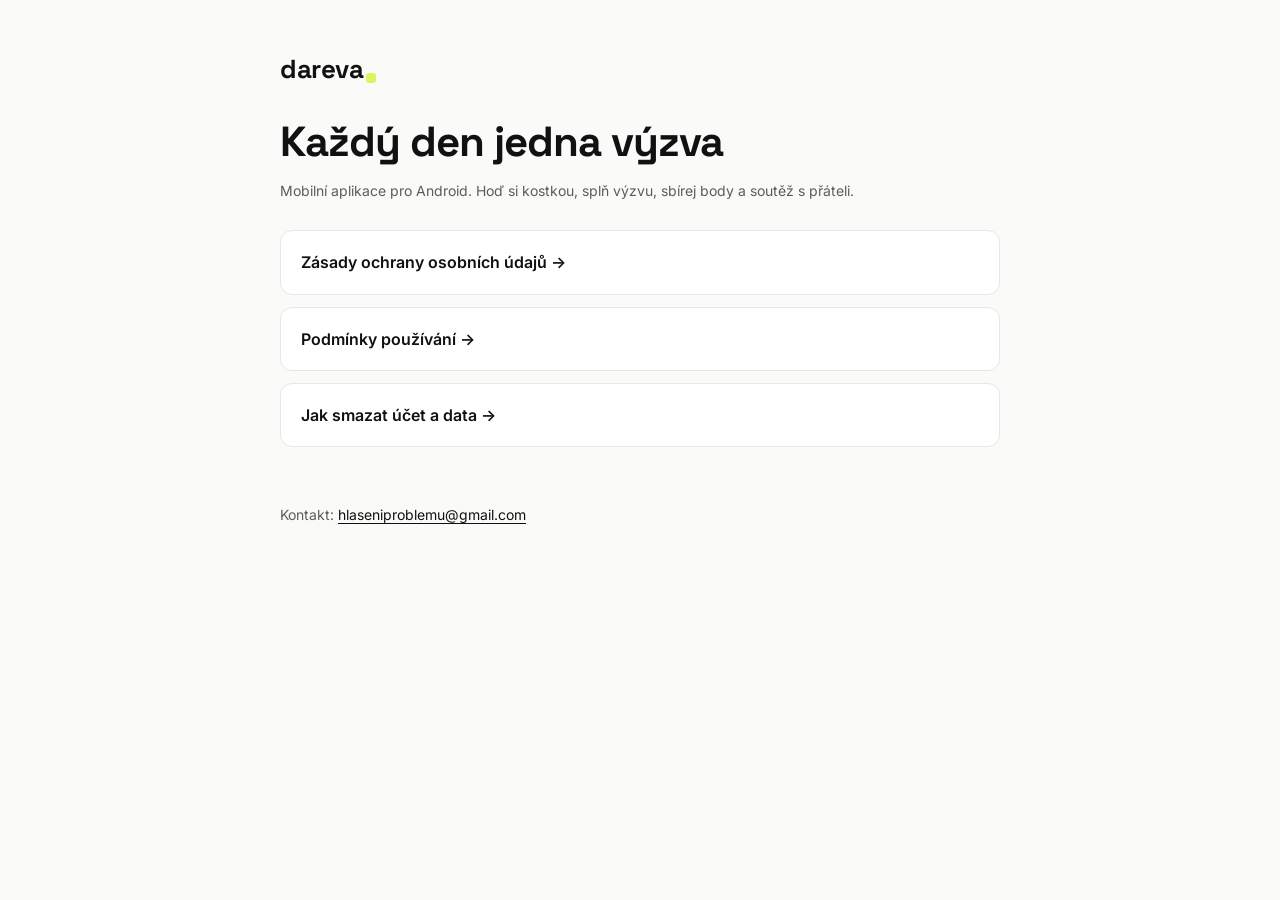
<file: index.html>
<!doctype html>
<html lang="cs">
<head>
<meta charset="utf-8">
<meta name="viewport" content="width=device-width, initial-scale=1">
<title>Dareva</title>
<meta name="description" content="Dareva: každý den jedna výzva. Podmínky používání a zásady ochrany osobních údajů.">
<link rel="preconnect" href="https://fonts.googleapis.com">
<link href="https://fonts.googleapis.com/css2?family=Inter:wght@400;600&family=Space+Grotesk:wght@700&display=swap" rel="stylesheet">
<link rel="stylesheet" href="styl.css">
</head>
<body>
<main>
  <a class="logo" href="index.html">dareva<span></span></a>
  <h1>Každý den jedna výzva</h1>
  <p class="meta">Mobilní aplikace pro Android. Hoď si kostkou, splň výzvu, sbírej body a soutěž s přáteli.</p>
  <div class="odkazy">
    <a href="soukromi.html">Zásady ochrany osobních údajů →</a>
    <a href="podminky.html">Podmínky používání →</a>
    <a href="smazani-uctu.html">Jak smazat účet a data →</a>
  </div>
  <footer>Kontakt: <a href="mailto:hlaseniproblemu@gmail.com">hlaseniproblemu@gmail.com</a></footer>
</main>
</body>
</html>
</file>
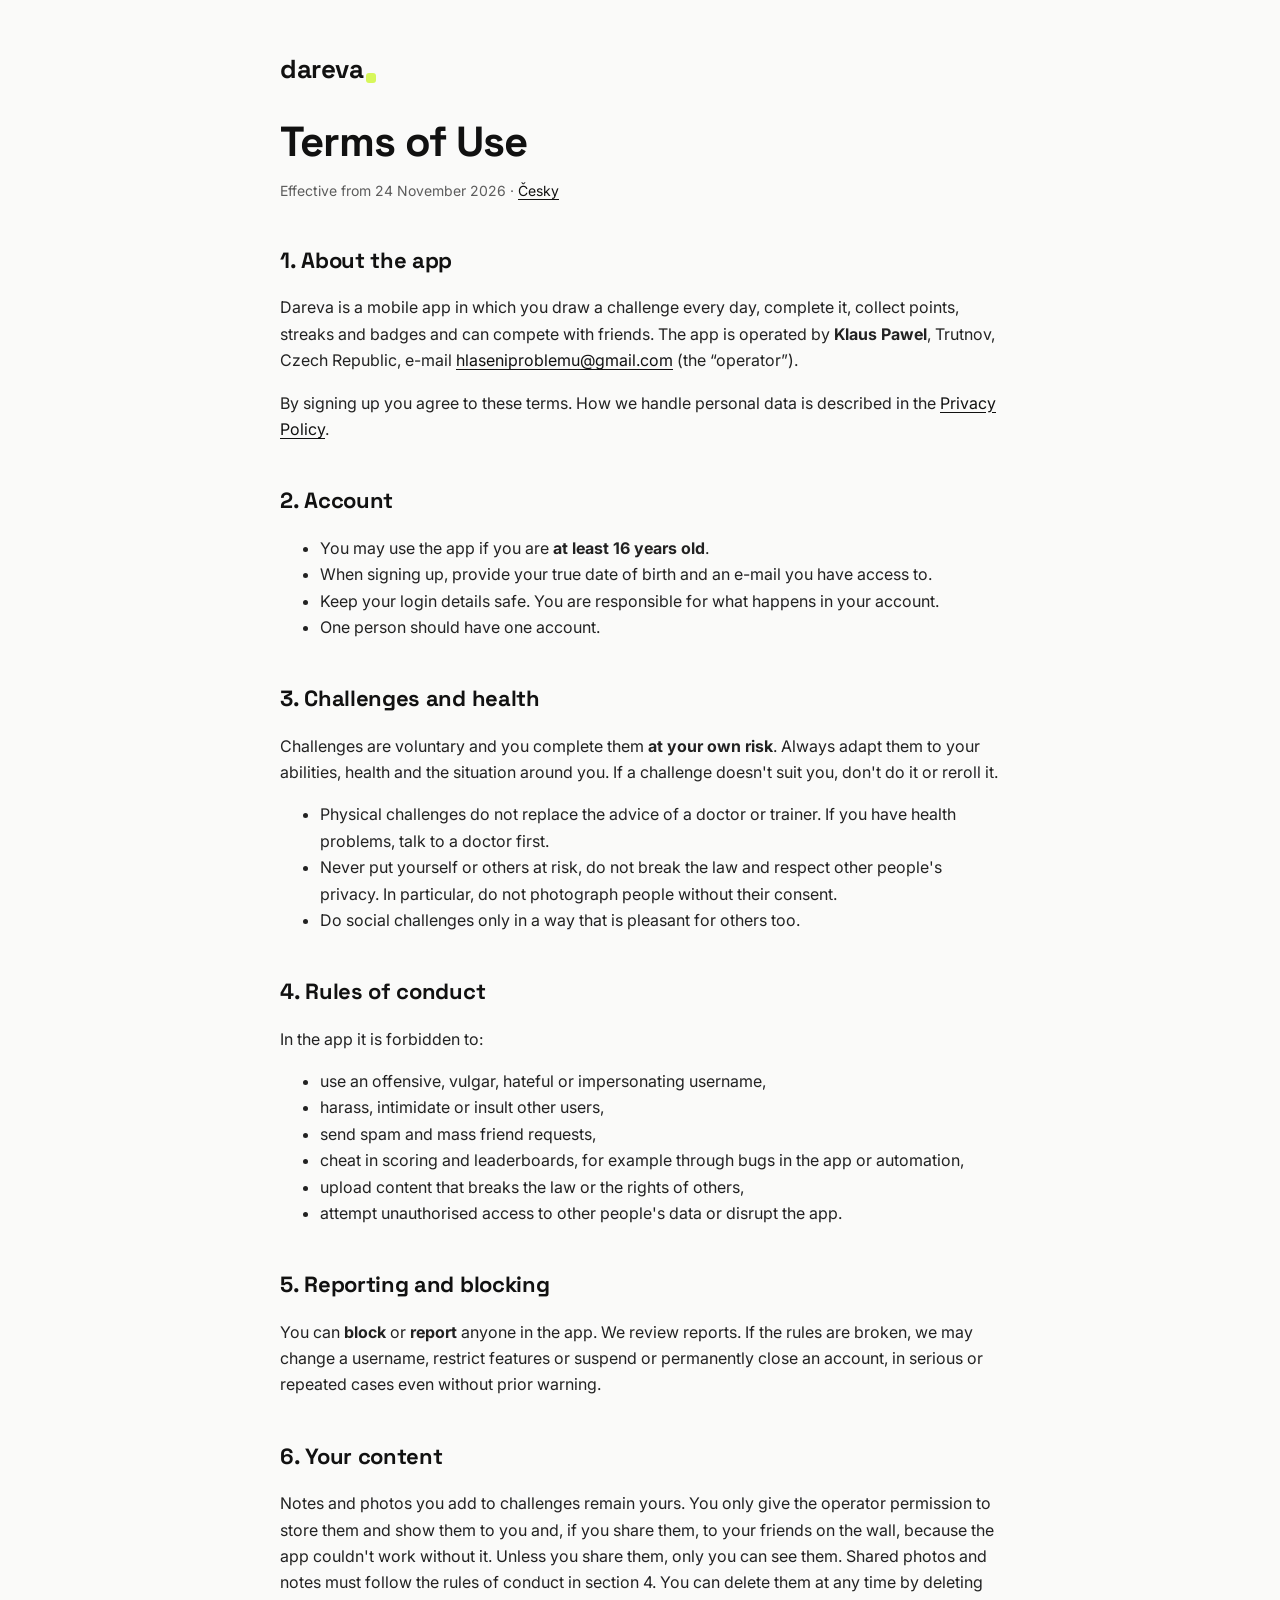
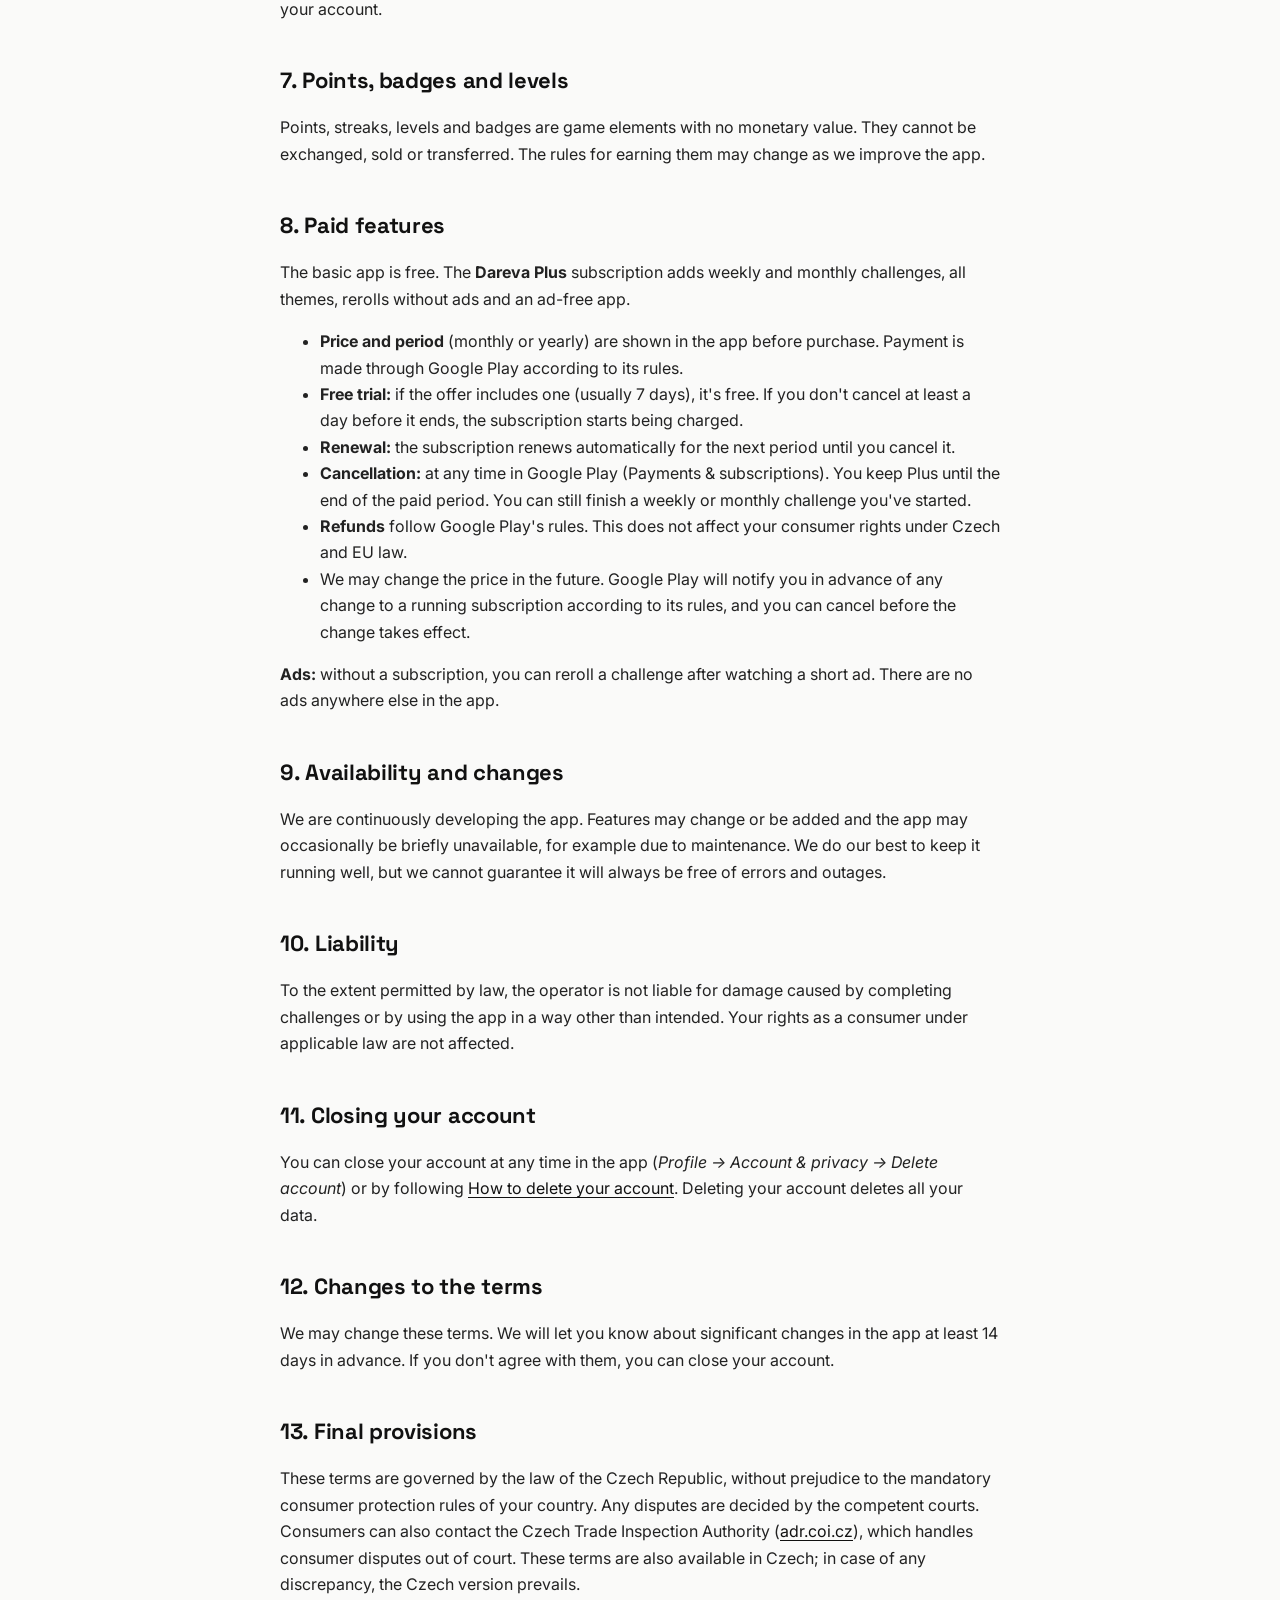
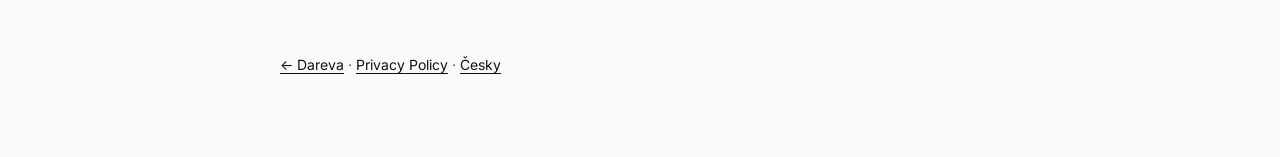
<file: podminky-en.html>
<!doctype html>
<html lang="en">
<head>
<meta charset="utf-8">
<meta name="viewport" content="width=device-width, initial-scale=1">
<title>Terms of Use – Dareva</title>
<meta name="description" content="Rules for using the Dareva app.">
<link rel="preconnect" href="https://fonts.googleapis.com">
<link href="https://fonts.googleapis.com/css2?family=Inter:wght@400;600&family=Space+Grotesk:wght@700&display=swap" rel="stylesheet">
<link rel="stylesheet" href="styl.css">
</head>
<body>
<main>
  <a class="logo" href="index.html">dareva<span></span></a>
  <h1>Terms of Use</h1>
  <p class="meta">Effective from 24 November 2026 · <a href="podminky.html">Česky</a></p>

  <h2>1. About the app</h2>
  <p>Dareva is a mobile app in which you draw a challenge every day, complete it, collect points, streaks and badges and can compete with friends. The app is operated by <strong>Klaus Pawel</strong>, Trutnov, Czech Republic, e-mail <a href="mailto:hlaseniproblemu@gmail.com">hlaseniproblemu@gmail.com</a> (the “operator”).</p>
  <p>By signing up you agree to these terms. How we handle personal data is described in the <a href="soukromi-en.html">Privacy Policy</a>.</p>

  <h2>2. Account</h2>
  <ul>
    <li>You may use the app if you are <strong>at least 16 years old</strong>.</li>
    <li>When signing up, provide your true date of birth and an e-mail you have access to.</li>
    <li>Keep your login details safe. You are responsible for what happens in your account.</li>
    <li>One person should have one account.</li>
  </ul>

  <h2>3. Challenges and health</h2>
  <p>Challenges are voluntary and you complete them <strong>at your own risk</strong>. Always adapt them to your abilities, health and the situation around you. If a challenge doesn't suit you, don't do it or reroll it.</p>
  <ul>
    <li>Physical challenges do not replace the advice of a doctor or trainer. If you have health problems, talk to a doctor first.</li>
    <li>Never put yourself or others at risk, do not break the law and respect other people's privacy. In particular, do not photograph people without their consent.</li>
    <li>Do social challenges only in a way that is pleasant for others too.</li>
  </ul>

  <h2>4. Rules of conduct</h2>
  <p>In the app it is forbidden to:</p>
  <ul>
    <li>use an offensive, vulgar, hateful or impersonating username,</li>
    <li>harass, intimidate or insult other users,</li>
    <li>send spam and mass friend requests,</li>
    <li>cheat in scoring and leaderboards, for example through bugs in the app or automation,</li>
    <li>upload content that breaks the law or the rights of others,</li>
    <li>attempt unauthorised access to other people's data or disrupt the app.</li>
  </ul>

  <h2>5. Reporting and blocking</h2>
  <p>You can <strong>block</strong> or <strong>report</strong> anyone in the app. We review reports. If the rules are broken, we may change a username, restrict features or suspend or permanently close an account, in serious or repeated cases even without prior warning.</p>

  <h2>6. Your content</h2>
  <p>Notes and photos you add to challenges remain yours. You only give the operator permission to store them and show them to you and, if you share them, to your friends on the wall, because the app couldn't work without it. Unless you share them, only you can see them. Shared photos and notes must follow the rules of conduct in section 4. You can delete them at any time by deleting your account.</p>

  <h2>7. Points, badges and levels</h2>
  <p>Points, streaks, levels and badges are game elements with no monetary value. They cannot be exchanged, sold or transferred. The rules for earning them may change as we improve the app.</p>

  <h2>8. Paid features</h2>
  <p>The basic app is free. The <strong>Dareva Plus</strong> subscription adds weekly and monthly challenges, all themes, rerolls without ads and an ad-free app.</p>
  <ul>
    <li><strong>Price and period</strong> (monthly or yearly) are shown in the app before purchase. Payment is made through Google Play according to its rules.</li>
    <li><strong>Free trial:</strong> if the offer includes one (usually 7 days), it's free. If you don't cancel at least a day before it ends, the subscription starts being charged.</li>
    <li><strong>Renewal:</strong> the subscription renews automatically for the next period until you cancel it.</li>
    <li><strong>Cancellation:</strong> at any time in Google Play (Payments &amp; subscriptions). You keep Plus until the end of the paid period. You can still finish a weekly or monthly challenge you've started.</li>
    <li><strong>Refunds</strong> follow Google Play's rules. This does not affect your consumer rights under Czech and EU law.</li>
    <li>We may change the price in the future. Google Play will notify you in advance of any change to a running subscription according to its rules, and you can cancel before the change takes effect.</li>
  </ul>
  <p><strong>Ads:</strong> without a subscription, you can reroll a challenge after watching a short ad. There are no ads anywhere else in the app.</p>

  <h2>9. Availability and changes</h2>
  <p>We are continuously developing the app. Features may change or be added and the app may occasionally be briefly unavailable, for example due to maintenance. We do our best to keep it running well, but we cannot guarantee it will always be free of errors and outages.</p>

  <h2>10. Liability</h2>
  <p>To the extent permitted by law, the operator is not liable for damage caused by completing challenges or by using the app in a way other than intended. Your rights as a consumer under applicable law are not affected.</p>

  <h2>11. Closing your account</h2>
  <p>You can close your account at any time in the app (<em>Profile → Account &amp; privacy → Delete account</em>) or by following <a href="smazani-uctu-en.html">How to delete your account</a>. Deleting your account deletes all your data.</p>

  <h2>12. Changes to the terms</h2>
  <p>We may change these terms. We will let you know about significant changes in the app at least 14 days in advance. If you don't agree with them, you can close your account.</p>

  <h2>13. Final provisions</h2>
  <p>These terms are governed by the law of the Czech Republic, without prejudice to the mandatory consumer protection rules of your country. Any disputes are decided by the competent courts. Consumers can also contact the Czech Trade Inspection Authority (<a href="https://adr.coi.cz">adr.coi.cz</a>), which handles consumer disputes out of court. These terms are also available in Czech; in case of any discrepancy, the Czech version prevails.</p>

  <footer><a href="index.html">← Dareva</a> · <a href="soukromi-en.html">Privacy Policy</a> · <a href="podminky.html">Česky</a></footer>
</main>
</body>
</html>
</file>
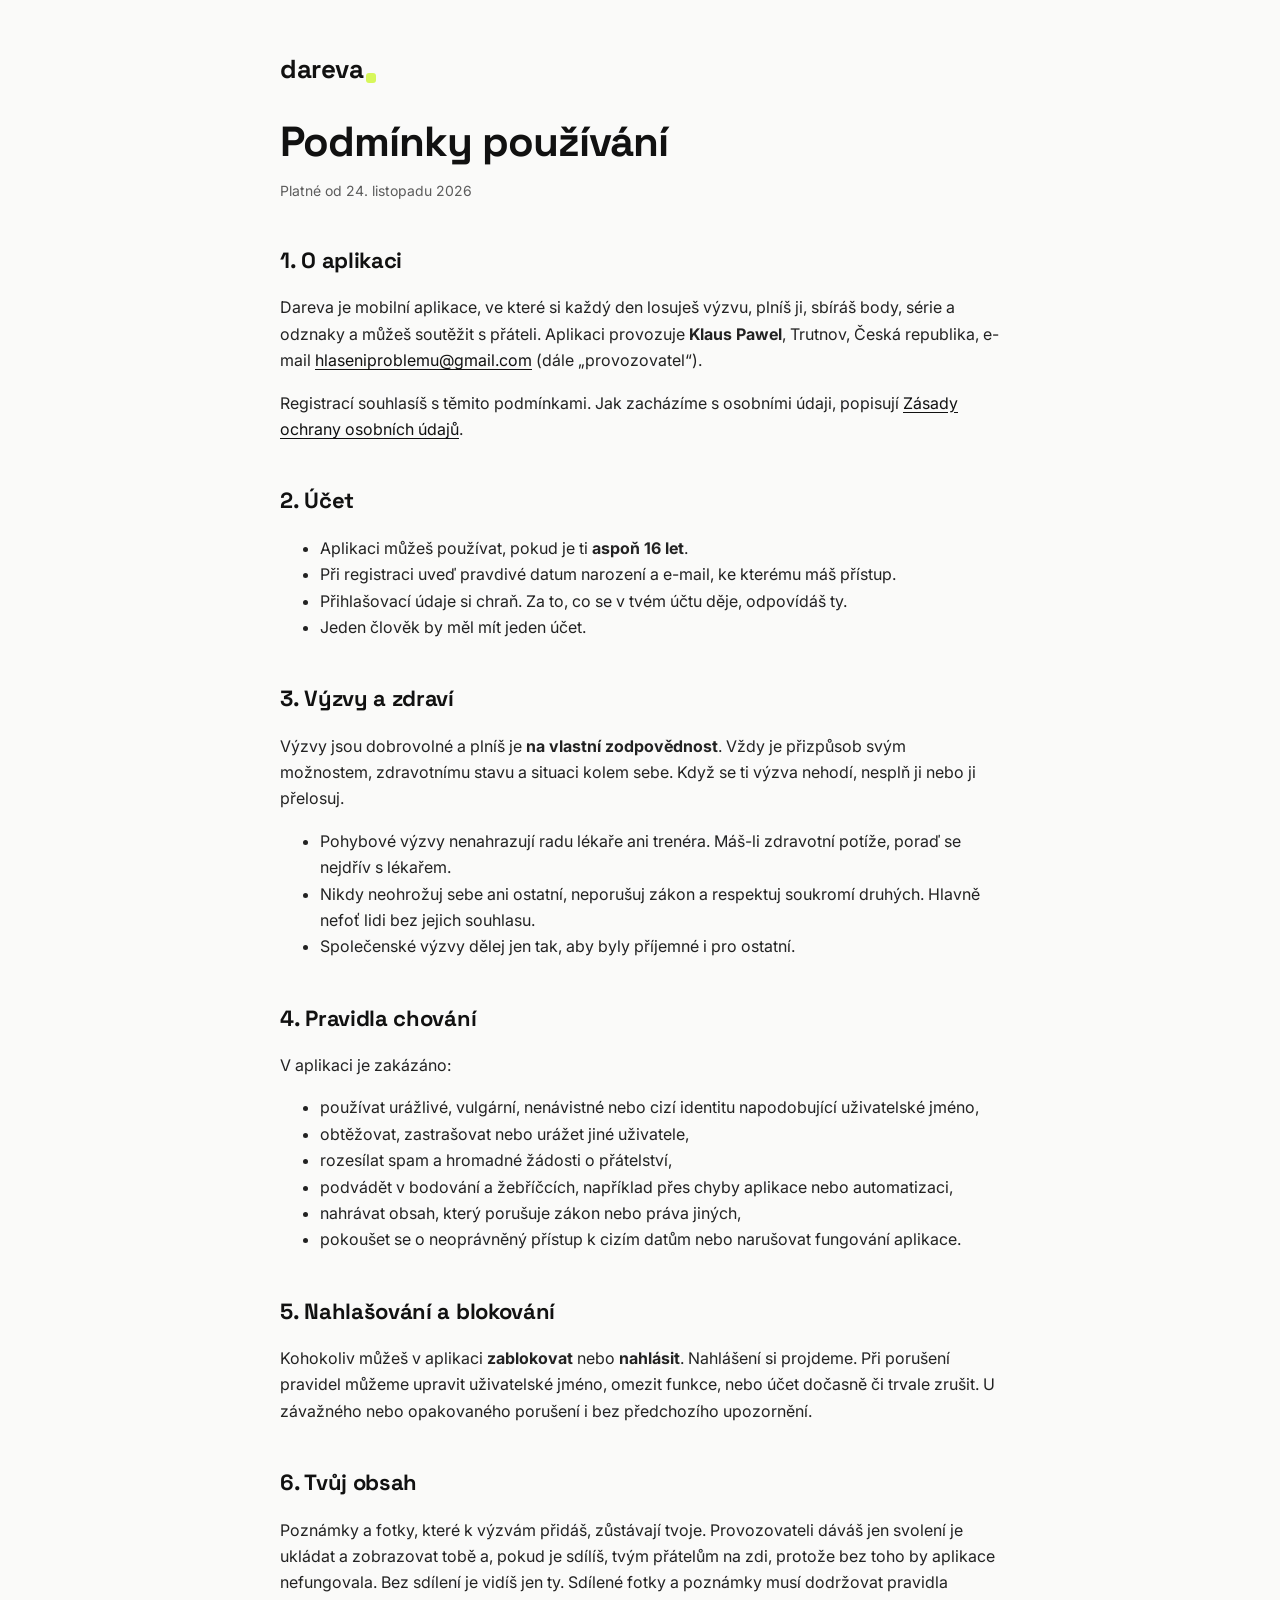
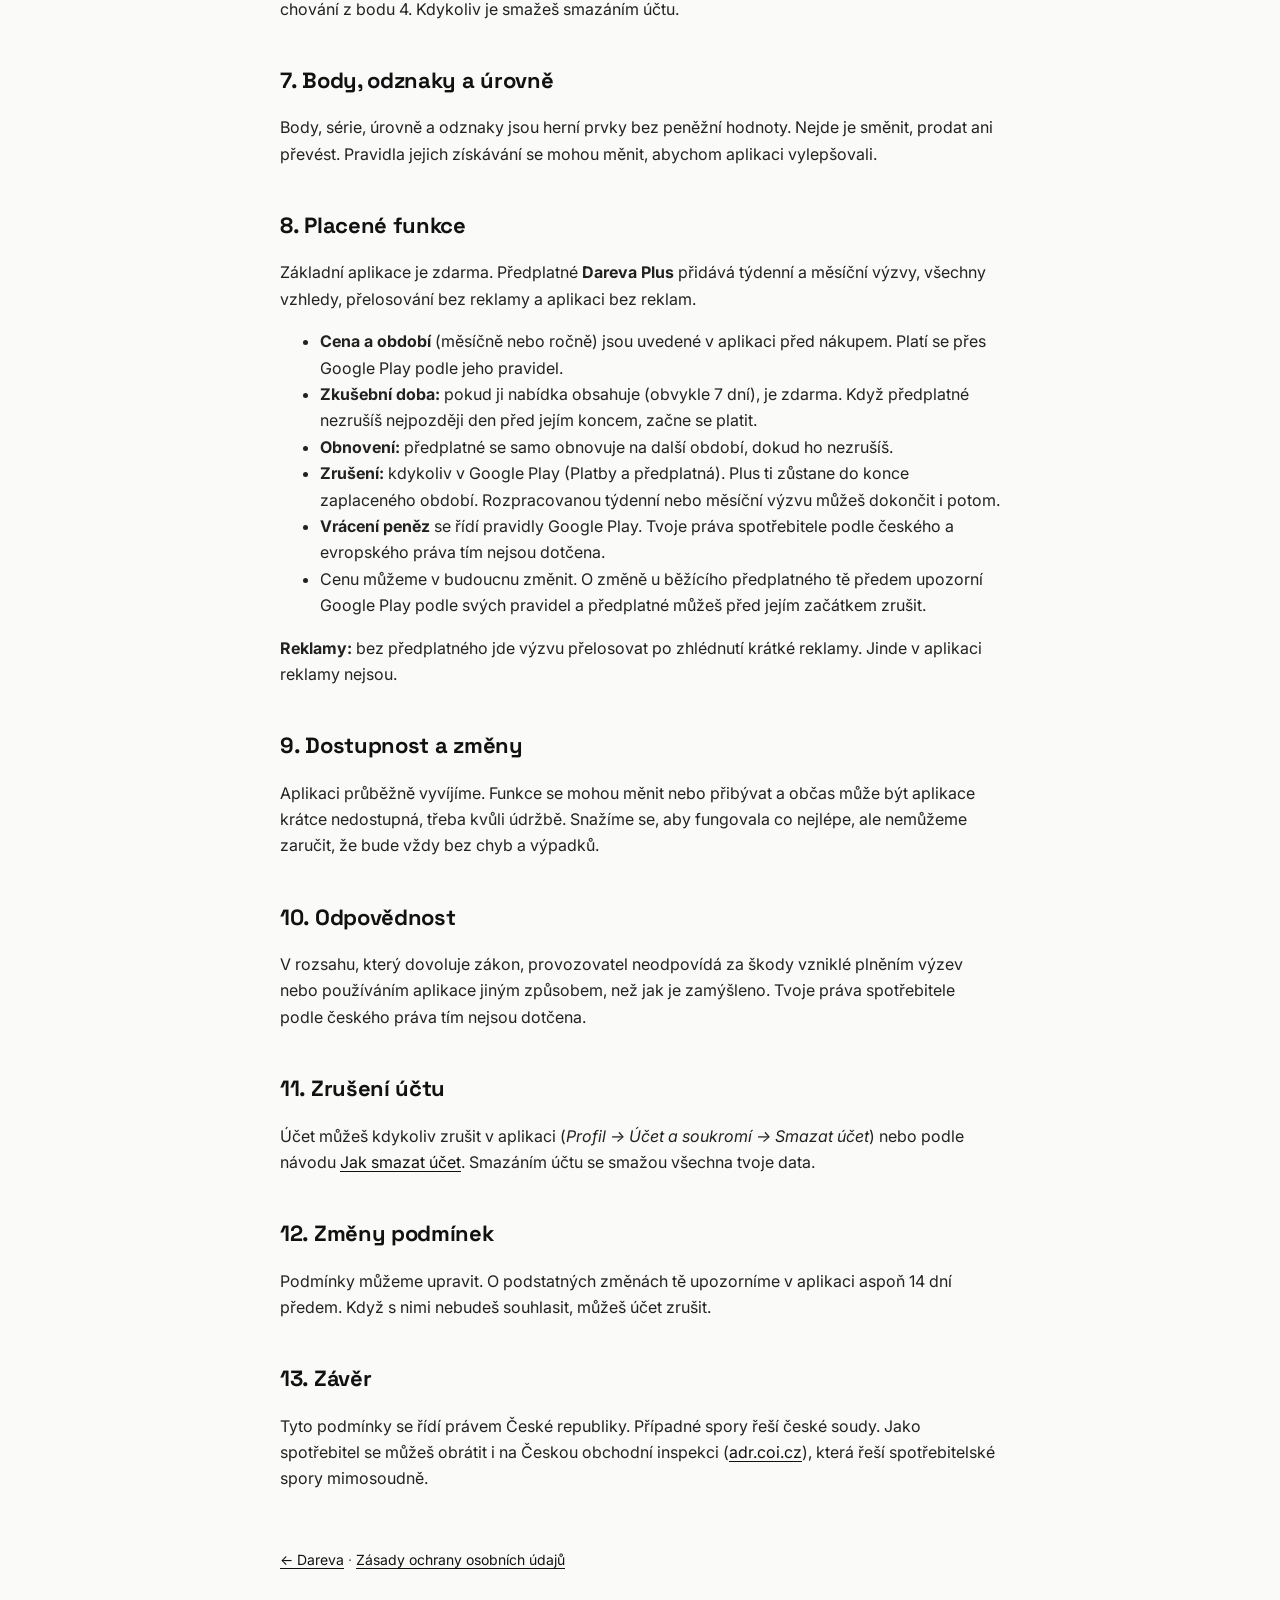
<file: podminky.html>
<!doctype html>
<html lang="cs">
<head>
<meta charset="utf-8">
<meta name="viewport" content="width=device-width, initial-scale=1">
<title>Podmínky používání – Dareva</title>
<meta name="description" content="Pravidla používání aplikace Dareva.">
<link rel="preconnect" href="https://fonts.googleapis.com">
<link href="https://fonts.googleapis.com/css2?family=Inter:wght@400;600&family=Space+Grotesk:wght@700&display=swap" rel="stylesheet">
<link rel="stylesheet" href="styl.css">
</head>
<body>
<main>
  <a class="logo" href="index.html">dareva<span></span></a>
  <h1>Podmínky používání</h1>
  <p class="meta">Platné od 24. listopadu 2026</p>

  <h2>1. O aplikaci</h2>
  <p>Dareva je mobilní aplikace, ve které si každý den losuješ výzvu, plníš ji, sbíráš body, série a odznaky a můžeš soutěžit s přáteli. Aplikaci provozuje <strong>Klaus Pawel</strong>, Trutnov, Česká republika, e-mail <a href="mailto:hlaseniproblemu@gmail.com">hlaseniproblemu@gmail.com</a> (dále „provozovatel“).</p>
  <p>Registrací souhlasíš s těmito podmínkami. Jak zacházíme s osobními údaji, popisují <a href="soukromi.html">Zásady ochrany osobních údajů</a>.</p>

  <h2>2. Účet</h2>
  <ul>
    <li>Aplikaci můžeš používat, pokud je ti <strong>aspoň 16 let</strong>.</li>
    <li>Při registraci uveď pravdivé datum narození a e-mail, ke kterému máš přístup.</li>
    <li>Přihlašovací údaje si chraň. Za to, co se v tvém účtu děje, odpovídáš ty.</li>
    <li>Jeden člověk by měl mít jeden účet.</li>
  </ul>

  <h2>3. Výzvy a zdraví</h2>
  <p>Výzvy jsou dobrovolné a plníš je <strong>na vlastní zodpovědnost</strong>. Vždy je přizpůsob svým možnostem, zdravotnímu stavu a situaci kolem sebe. Když se ti výzva nehodí, nesplň ji nebo ji přelosuj.</p>
  <ul>
    <li>Pohybové výzvy nenahrazují radu lékaře ani trenéra. Máš-li zdravotní potíže, poraď se nejdřív s lékařem.</li>
    <li>Nikdy neohrožuj sebe ani ostatní, neporušuj zákon a respektuj soukromí druhých. Hlavně nefoť lidi bez jejich souhlasu.</li>
    <li>Společenské výzvy dělej jen tak, aby byly příjemné i pro ostatní.</li>
  </ul>

  <h2>4. Pravidla chování</h2>
  <p>V aplikaci je zakázáno:</p>
  <ul>
    <li>používat urážlivé, vulgární, nenávistné nebo cizí identitu napodobující uživatelské jméno,</li>
    <li>obtěžovat, zastrašovat nebo urážet jiné uživatele,</li>
    <li>rozesílat spam a hromadné žádosti o přátelství,</li>
    <li>podvádět v bodování a žebříčcích, například přes chyby aplikace nebo automatizaci,</li>
    <li>nahrávat obsah, který porušuje zákon nebo práva jiných,</li>
    <li>pokoušet se o neoprávněný přístup k cizím datům nebo narušovat fungování aplikace.</li>
  </ul>

  <h2>5. Nahlašování a blokování</h2>
  <p>Kohokoliv můžeš v aplikaci <strong>zablokovat</strong> nebo <strong>nahlásit</strong>. Nahlášení si projdeme. Při porušení pravidel můžeme upravit uživatelské jméno, omezit funkce, nebo účet dočasně či trvale zrušit. U závažného nebo opakovaného porušení i bez předchozího upozornění.</p>

  <h2>6. Tvůj obsah</h2>
  <p>Poznámky a fotky, které k výzvám přidáš, zůstávají tvoje. Provozovateli dáváš jen svolení je ukládat a zobrazovat tobě a, pokud je sdílíš, tvým přátelům na zdi, protože bez toho by aplikace nefungovala. Bez sdílení je vidíš jen ty. Sdílené fotky a poznámky musí dodržovat pravidla chování z bodu 4. Kdykoliv je smažeš smazáním účtu.</p>

  <h2>7. Body, odznaky a úrovně</h2>
  <p>Body, série, úrovně a odznaky jsou herní prvky bez peněžní hodnoty. Nejde je směnit, prodat ani převést. Pravidla jejich získávání se mohou měnit, abychom aplikaci vylepšovali.</p>

  <h2>8. Placené funkce</h2>
  <p>Základní aplikace je zdarma. Předplatné <strong>Dareva Plus</strong> přidává týdenní a měsíční výzvy, všechny vzhledy, přelosování bez reklamy a aplikaci bez reklam.</p>
  <ul>
    <li><strong>Cena a období</strong> (měsíčně nebo ročně) jsou uvedené v aplikaci před nákupem. Platí se přes Google Play podle jeho pravidel.</li>
    <li><strong>Zkušební doba:</strong> pokud ji nabídka obsahuje (obvykle 7 dní), je zdarma. Když předplatné nezrušíš nejpozději den před jejím koncem, začne se platit.</li>
    <li><strong>Obnovení:</strong> předplatné se samo obnovuje na další období, dokud ho nezrušíš.</li>
    <li><strong>Zrušení:</strong> kdykoliv v Google Play (Platby a předplatná). Plus ti zůstane do konce zaplaceného období. Rozpracovanou týdenní nebo měsíční výzvu můžeš dokončit i potom.</li>
    <li><strong>Vrácení peněz</strong> se řídí pravidly Google Play. Tvoje práva spotřebitele podle českého a evropského práva tím nejsou dotčena.</li>
    <li>Cenu můžeme v budoucnu změnit. O změně u běžícího předplatného tě předem upozorní Google Play podle svých pravidel a předplatné můžeš před jejím začátkem zrušit.</li>
  </ul>
  <p><strong>Reklamy:</strong> bez předplatného jde výzvu přelosovat po zhlédnutí krátké reklamy. Jinde v aplikaci reklamy nejsou.</p>

  <h2>9. Dostupnost a změny</h2>
  <p>Aplikaci průběžně vyvíjíme. Funkce se mohou měnit nebo přibývat a občas může být aplikace krátce nedostupná, třeba kvůli údržbě. Snažíme se, aby fungovala co nejlépe, ale nemůžeme zaručit, že bude vždy bez chyb a výpadků.</p>

  <h2>10. Odpovědnost</h2>
  <p>V rozsahu, který dovoluje zákon, provozovatel neodpovídá za škody vzniklé plněním výzev nebo používáním aplikace jiným způsobem, než jak je zamýšleno. Tvoje práva spotřebitele podle českého práva tím nejsou dotčena.</p>

  <h2>11. Zrušení účtu</h2>
  <p>Účet můžeš kdykoliv zrušit v aplikaci (<em>Profil → Účet a soukromí → Smazat účet</em>) nebo podle návodu <a href="smazani-uctu.html">Jak smazat účet</a>. Smazáním účtu se smažou všechna tvoje data.</p>

  <h2>12. Změny podmínek</h2>
  <p>Podmínky můžeme upravit. O podstatných změnách tě upozorníme v aplikaci aspoň 14 dní předem. Když s nimi nebudeš souhlasit, můžeš účet zrušit.</p>

  <h2>13. Závěr</h2>
  <p>Tyto podmínky se řídí právem České republiky. Případné spory řeší české soudy. Jako spotřebitel se můžeš obrátit i na Českou obchodní inspekci (<a href="https://adr.coi.cz">adr.coi.cz</a>), která řeší spotřebitelské spory mimosoudně.</p>

  <footer><a href="index.html">← Dareva</a> · <a href="soukromi.html">Zásady ochrany osobních údajů</a></footer>
</main>
</body>
</html>
</file>
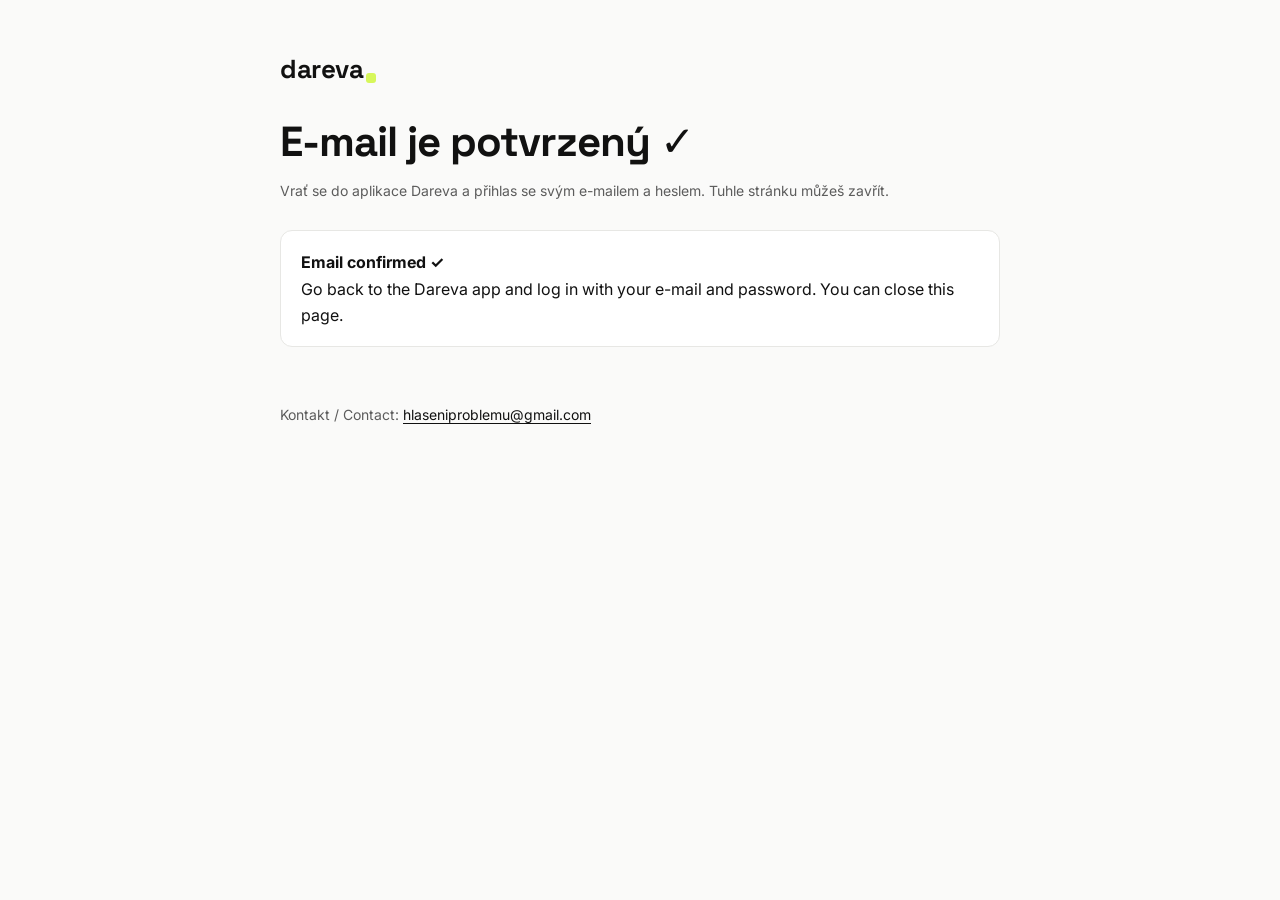
<file: potvrzeno.html>
<!doctype html>
<html lang="cs">
<head>
<meta charset="utf-8">
<meta name="viewport" content="width=device-width, initial-scale=1">
<title>E-mail potvrzen – Dareva</title>
<meta name="robots" content="noindex">
<link rel="preconnect" href="https://fonts.googleapis.com">
<link href="https://fonts.googleapis.com/css2?family=Inter:wght@400;600&family=Space+Grotesk:wght@700&display=swap" rel="stylesheet">
<link rel="stylesheet" href="styl.css">
</head>
<body>
<main>
  <a class="logo" href="index.html">dareva<span></span></a>

  <!-- Úspěch -->
  <div id="ok">
    <h1>E-mail je potvrzený ✓</h1>
    <p class="meta">Vrať se do aplikace Dareva a přihlas se svým e-mailem a heslem. Tuhle stránku můžeš zavřít.</p>
    <div class="karta">
      <strong>Email confirmed ✓</strong><br>
      Go back to the Dareva app and log in with your e-mail and password. You can close this page.
    </div>
  </div>

  <!-- Chyba (odkaz vypršel nebo už byl použitý) -->
  <div id="chyba" hidden>
    <h1>Odkaz už neplatí</h1>
    <p class="meta">Odkaz vypršel nebo už byl použitý. Zkus se v aplikaci přihlásit. Pokud to nepůjde, zaregistruj se znovu a klikni na nový odkaz z e-mailu.</p>
    <div class="karta">
      <strong>This link is no longer valid</strong><br>
      The link has expired or has already been used. Try logging in to the app. If that doesn't work, sign up again and click the new link in the e-mail.
    </div>
  </div>

  <footer>Kontakt / Contact: <a href="mailto:hlaseniproblemu@gmail.com">hlaseniproblemu@gmail.com</a></footer>
</main>
<script>
  // Supabase při chybě přidá do adresy "error=..."
  if ((location.hash + location.search).indexOf("error") !== -1) {
    document.getElementById("ok").hidden = true;
    document.getElementById("chyba").hidden = false;
  }
</script>
</body>
</html>
</file>
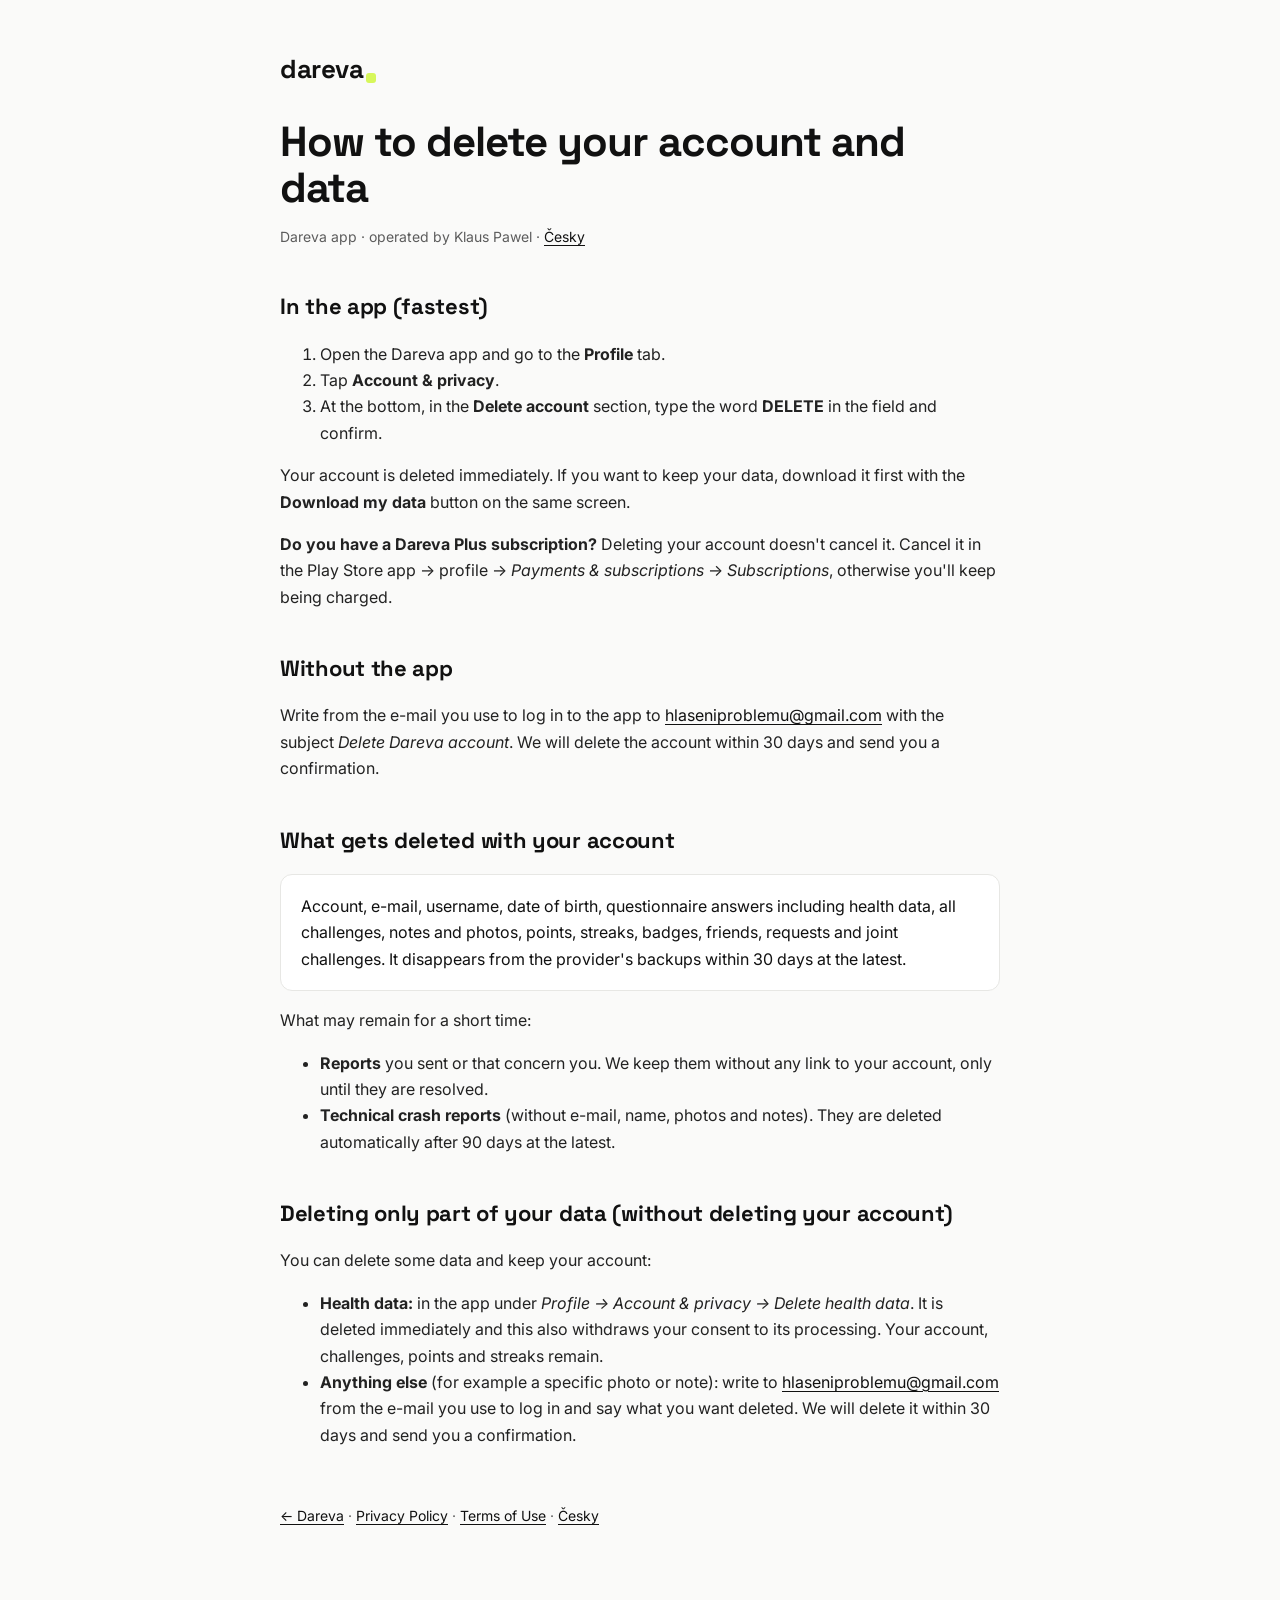
<file: smazani-uctu-en.html>
<!doctype html>
<html lang="en">
<head>
<meta charset="utf-8">
<meta name="viewport" content="width=device-width, initial-scale=1">
<title>Delete account – Dareva</title>
<meta name="description" content="How to delete your account and all data in the Dareva app.">
<link rel="preconnect" href="https://fonts.googleapis.com">
<link href="https://fonts.googleapis.com/css2?family=Inter:wght@400;600&family=Space+Grotesk:wght@700&display=swap" rel="stylesheet">
<link rel="stylesheet" href="styl.css">
</head>
<body>
<main>
  <a class="logo" href="index.html">dareva<span></span></a>
  <h1>How to delete your account and data</h1>
  <p class="meta">Dareva app · operated by Klaus Pawel · <a href="smazani-uctu.html">Česky</a></p>

  <h2>In the app (fastest)</h2>
  <ol>
    <li>Open the Dareva app and go to the <strong>Profile</strong> tab.</li>
    <li>Tap <strong>Account &amp; privacy</strong>.</li>
    <li>At the bottom, in the <strong>Delete account</strong> section, type the word <strong>DELETE</strong> in the field and confirm.</li>
  </ol>
  <p>Your account is deleted immediately. If you want to keep your data, download it first with the <strong>Download my data</strong> button on the same screen.</p>
  <p><strong>Do you have a Dareva Plus subscription?</strong> Deleting your account doesn't cancel it. Cancel it in the Play Store app → profile → <em>Payments &amp; subscriptions</em> → <em>Subscriptions</em>, otherwise you'll keep being charged.</p>

  <h2>Without the app</h2>
  <p>Write from the e-mail you use to log in to the app to <a href="mailto:hlaseniproblemu@gmail.com?subject=Delete Dareva account">hlaseniproblemu@gmail.com</a> with the subject <em>Delete Dareva account</em>. We will delete the account within 30 days and send you a confirmation.</p>

  <h2>What gets deleted with your account</h2>
  <div class="karta">
    Account, e-mail, username, date of birth, questionnaire answers including health data, all challenges, notes and photos, points, streaks, badges, friends, requests and joint challenges. It disappears from the provider's backups within 30 days at the latest.
  </div>
  <p>What may remain for a short time:</p>
  <ul>
    <li><strong>Reports</strong> you sent or that concern you. We keep them without any link to your account, only until they are resolved.</li>
    <li><strong>Technical crash reports</strong> (without e-mail, name, photos and notes). They are deleted automatically after 90 days at the latest.</li>
  </ul>

  <h2 id="cast-dat">Deleting only part of your data (without deleting your account)</h2>
  <p>You can delete some data and keep your account:</p>
  <ul>
    <li><strong>Health data:</strong> in the app under <em>Profile → Account &amp; privacy → Delete health data</em>. It is deleted immediately and this also withdraws your consent to its processing. Your account, challenges, points and streaks remain.</li>
    <li><strong>Anything else</strong> (for example a specific photo or note): write to <a href="mailto:hlaseniproblemu@gmail.com?subject=Delete part of my Dareva data">hlaseniproblemu@gmail.com</a> from the e-mail you use to log in and say what you want deleted. We will delete it within 30 days and send you a confirmation.</li>
  </ul>

  <footer><a href="index.html">← Dareva</a> · <a href="soukromi-en.html">Privacy Policy</a> · <a href="podminky-en.html">Terms of Use</a> · <a href="smazani-uctu.html">Česky</a></footer>
</main>
</body>
</html>
</file>
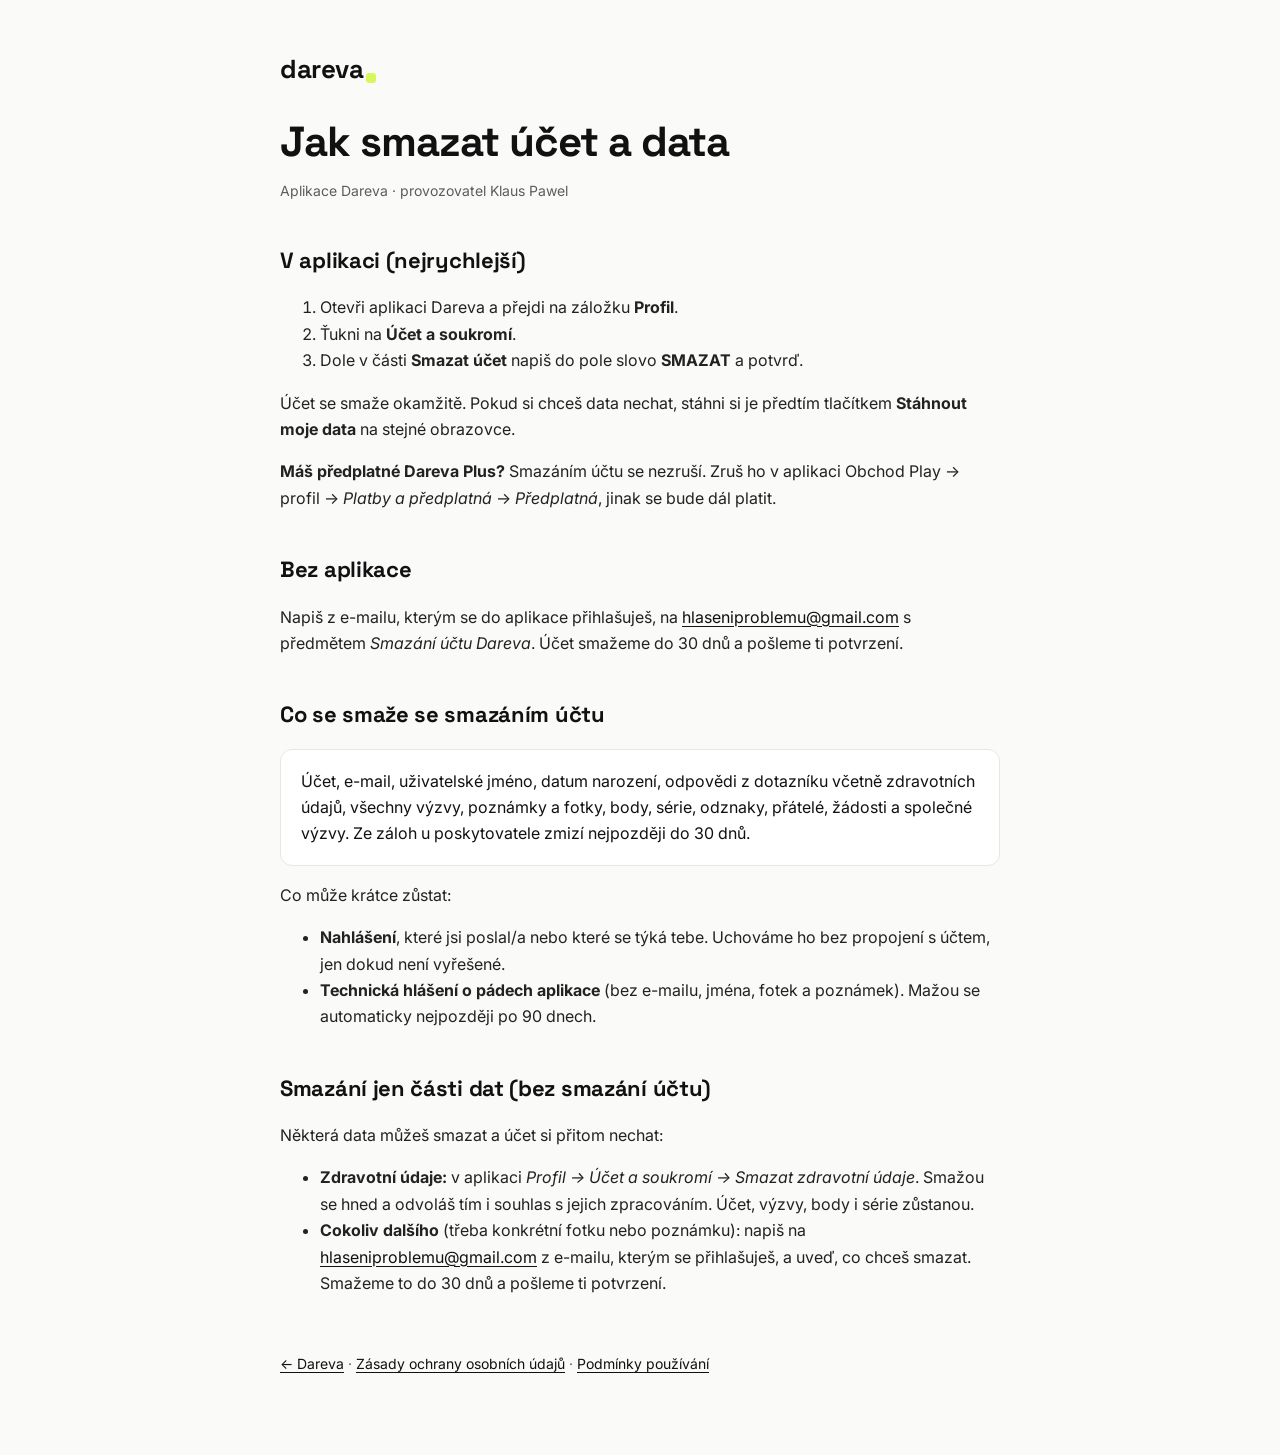
<file: smazani-uctu.html>
<!doctype html>
<html lang="cs">
<head>
<meta charset="utf-8">
<meta name="viewport" content="width=device-width, initial-scale=1">
<title>Smazání účtu – Dareva</title>
<meta name="description" content="Jak smazat účet a všechna data v aplikaci Dareva.">
<link rel="preconnect" href="https://fonts.googleapis.com">
<link href="https://fonts.googleapis.com/css2?family=Inter:wght@400;600&family=Space+Grotesk:wght@700&display=swap" rel="stylesheet">
<link rel="stylesheet" href="styl.css">
</head>
<body>
<main>
  <a class="logo" href="index.html">dareva<span></span></a>
  <h1>Jak smazat účet a data</h1>
  <p class="meta">Aplikace Dareva · provozovatel Klaus Pawel</p>

  <h2>V aplikaci (nejrychlejší)</h2>
  <ol>
    <li>Otevři aplikaci Dareva a přejdi na záložku <strong>Profil</strong>.</li>
    <li>Ťukni na <strong>Účet a soukromí</strong>.</li>
    <li>Dole v části <strong>Smazat účet</strong> napiš do pole slovo <strong>SMAZAT</strong> a potvrď.</li>
  </ol>
  <p>Účet se smaže okamžitě. Pokud si chceš data nechat, stáhni si je předtím tlačítkem <strong>Stáhnout moje data</strong> na stejné obrazovce.</p>
  <p><strong>Máš předplatné Dareva Plus?</strong> Smazáním účtu se nezruší. Zruš ho v aplikaci Obchod Play → profil → <em>Platby a předplatná</em> → <em>Předplatná</em>, jinak se bude dál platit.</p>

  <h2>Bez aplikace</h2>
  <p>Napiš z e-mailu, kterým se do aplikace přihlašuješ, na <a href="mailto:hlaseniproblemu@gmail.com?subject=Smazání účtu Dareva">hlaseniproblemu@gmail.com</a> s předmětem <em>Smazání účtu Dareva</em>. Účet smažeme do 30 dnů a pošleme ti potvrzení.</p>

  <h2>Co se smaže se smazáním účtu</h2>
  <div class="karta">
    Účet, e-mail, uživatelské jméno, datum narození, odpovědi z dotazníku včetně zdravotních údajů, všechny výzvy, poznámky a fotky, body, série, odznaky, přátelé, žádosti a společné výzvy. Ze záloh u poskytovatele zmizí nejpozději do 30 dnů.
  </div>
  <p>Co může krátce zůstat:</p>
  <ul>
    <li><strong>Nahlášení</strong>, které jsi poslal/a nebo které se týká tebe. Uchováme ho bez propojení s účtem, jen dokud není vyřešené.</li>
    <li><strong>Technická hlášení o pádech aplikace</strong> (bez e-mailu, jména, fotek a poznámek). Mažou se automaticky nejpozději po 90 dnech.</li>
  </ul>

  <h2 id="cast-dat">Smazání jen části dat (bez smazání účtu)</h2>
  <p>Některá data můžeš smazat a účet si přitom nechat:</p>
  <ul>
    <li><strong>Zdravotní údaje:</strong> v aplikaci <em>Profil → Účet a soukromí → Smazat zdravotní údaje</em>. Smažou se hned a odvoláš tím i souhlas s jejich zpracováním. Účet, výzvy, body i série zůstanou.</li>
    <li><strong>Cokoliv dalšího</strong> (třeba konkrétní fotku nebo poznámku): napiš na <a href="mailto:hlaseniproblemu@gmail.com?subject=Smazání části dat Dareva">hlaseniproblemu@gmail.com</a> z e-mailu, kterým se přihlašuješ, a uveď, co chceš smazat. Smažeme to do 30 dnů a pošleme ti potvrzení.</li>
  </ul>

  <footer><a href="index.html">← Dareva</a> · <a href="soukromi.html">Zásady ochrany osobních údajů</a> · <a href="podminky.html">Podmínky používání</a></footer>
</main>
</body>
</html>
</file>
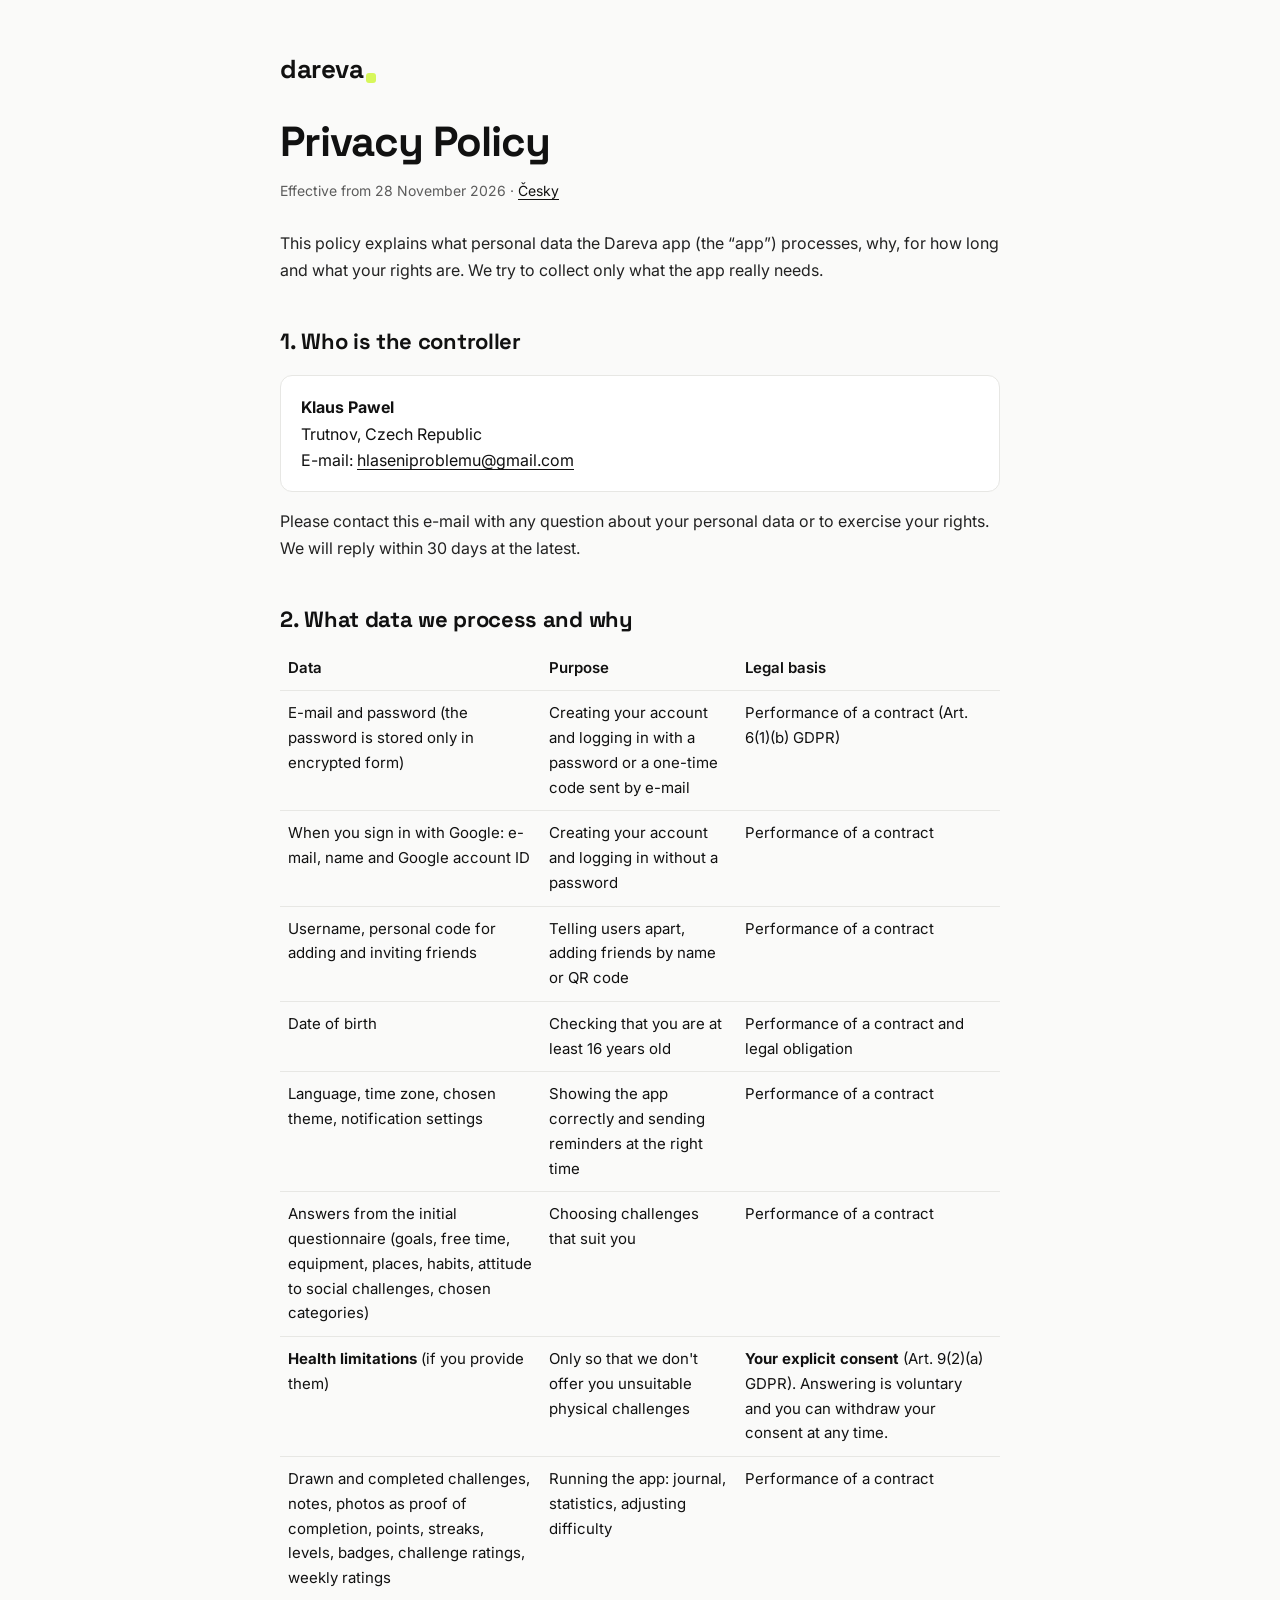
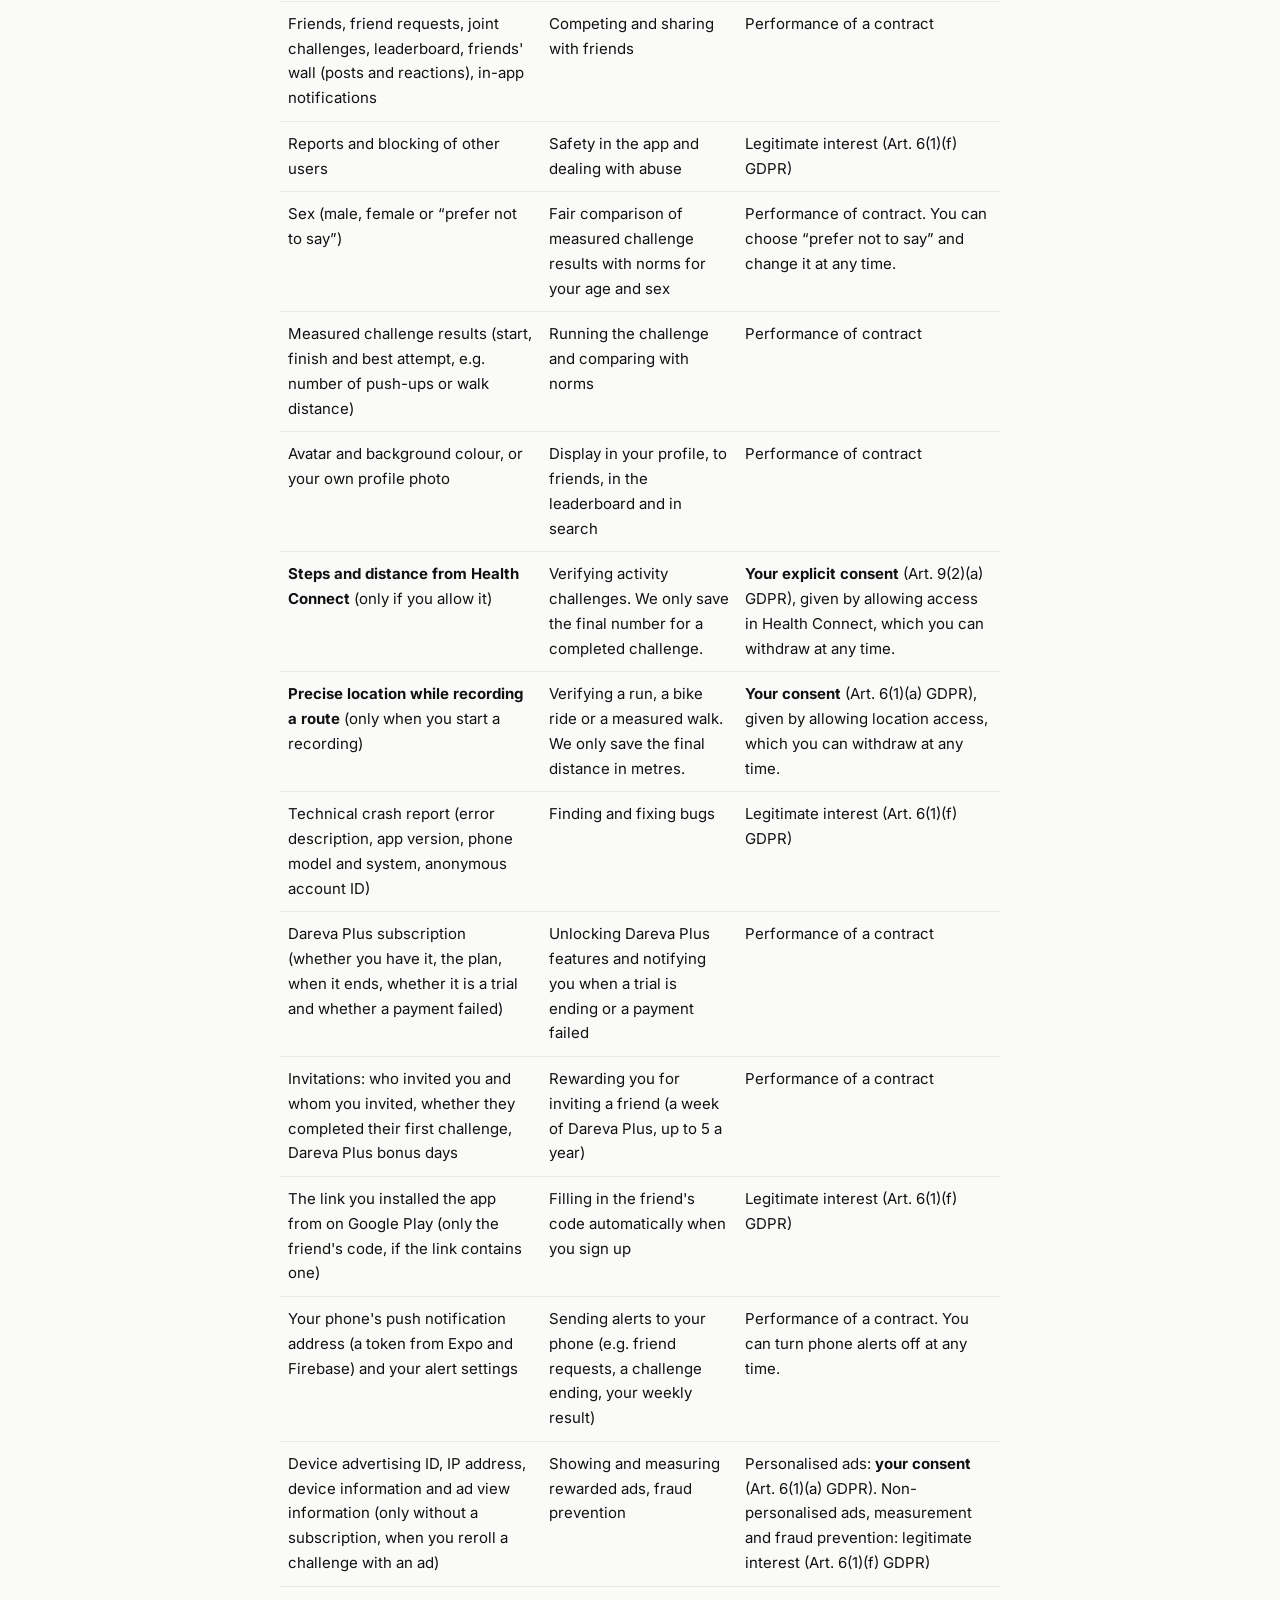
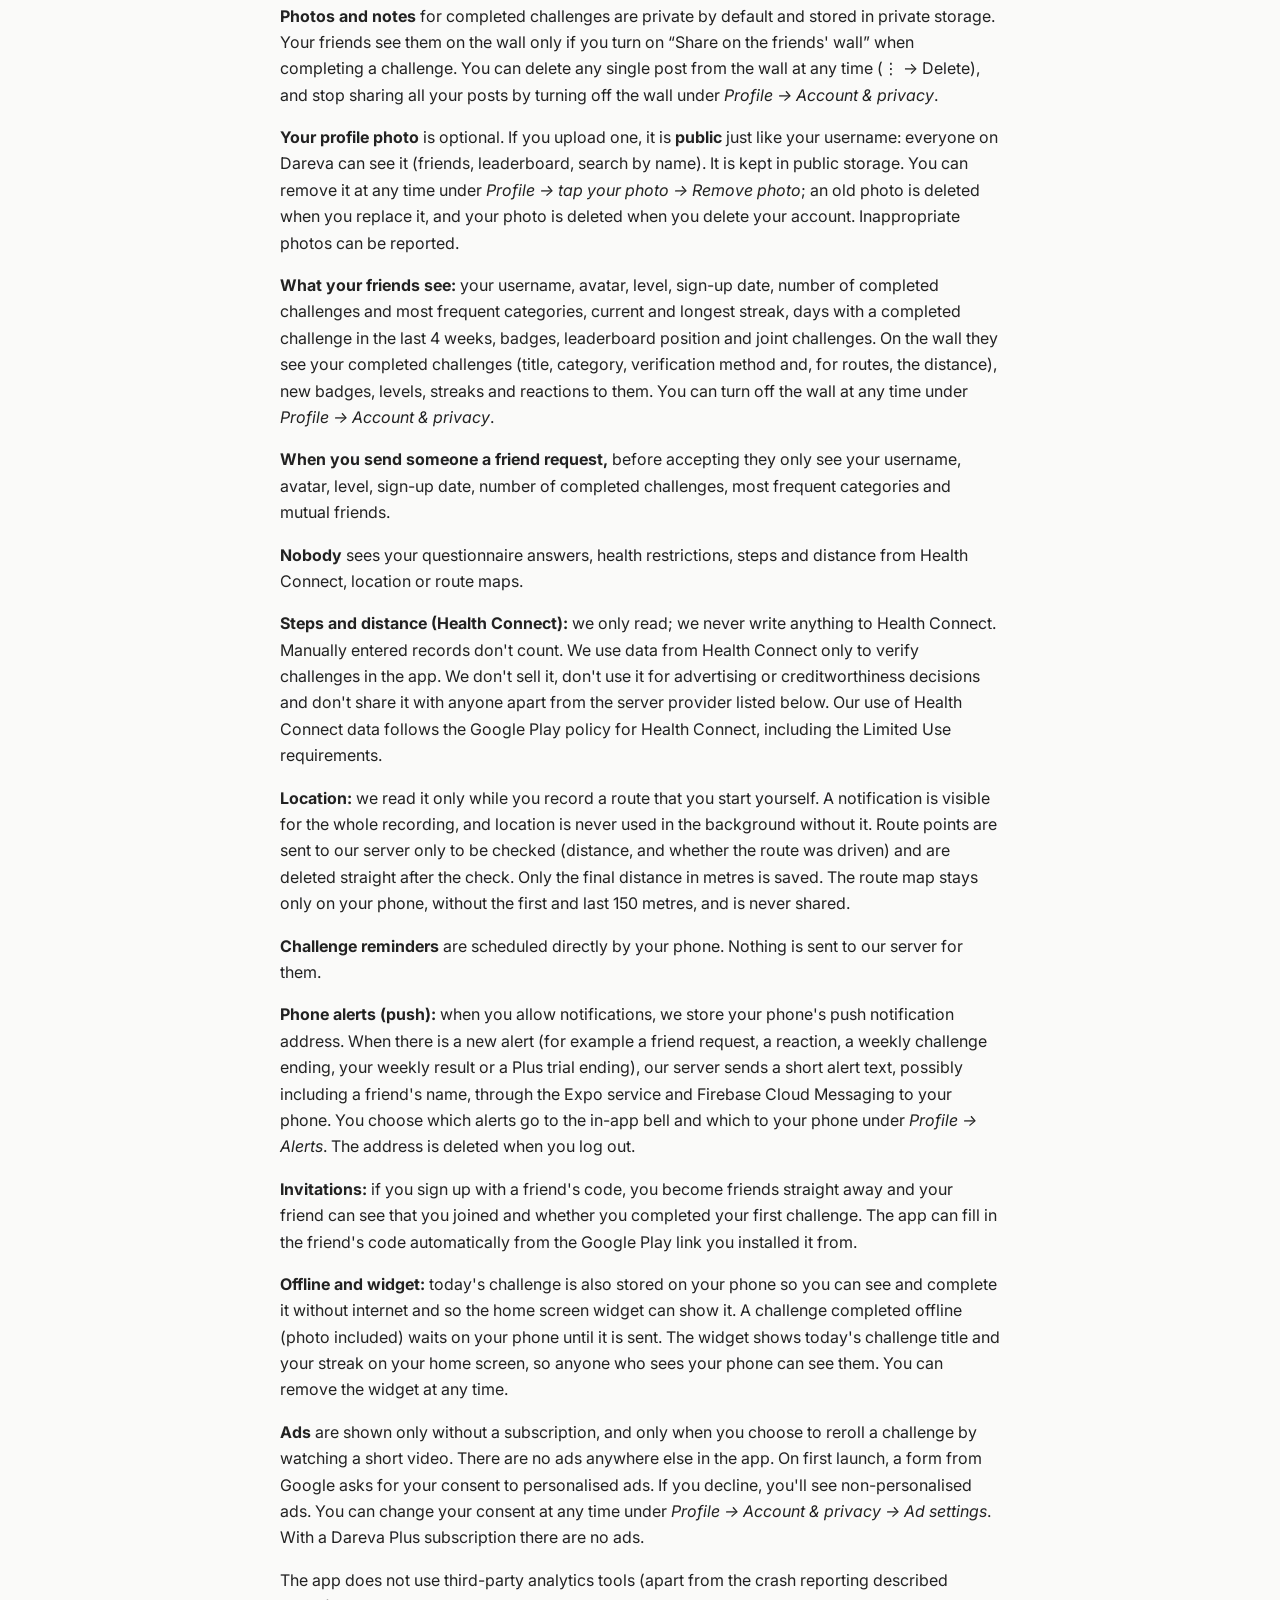
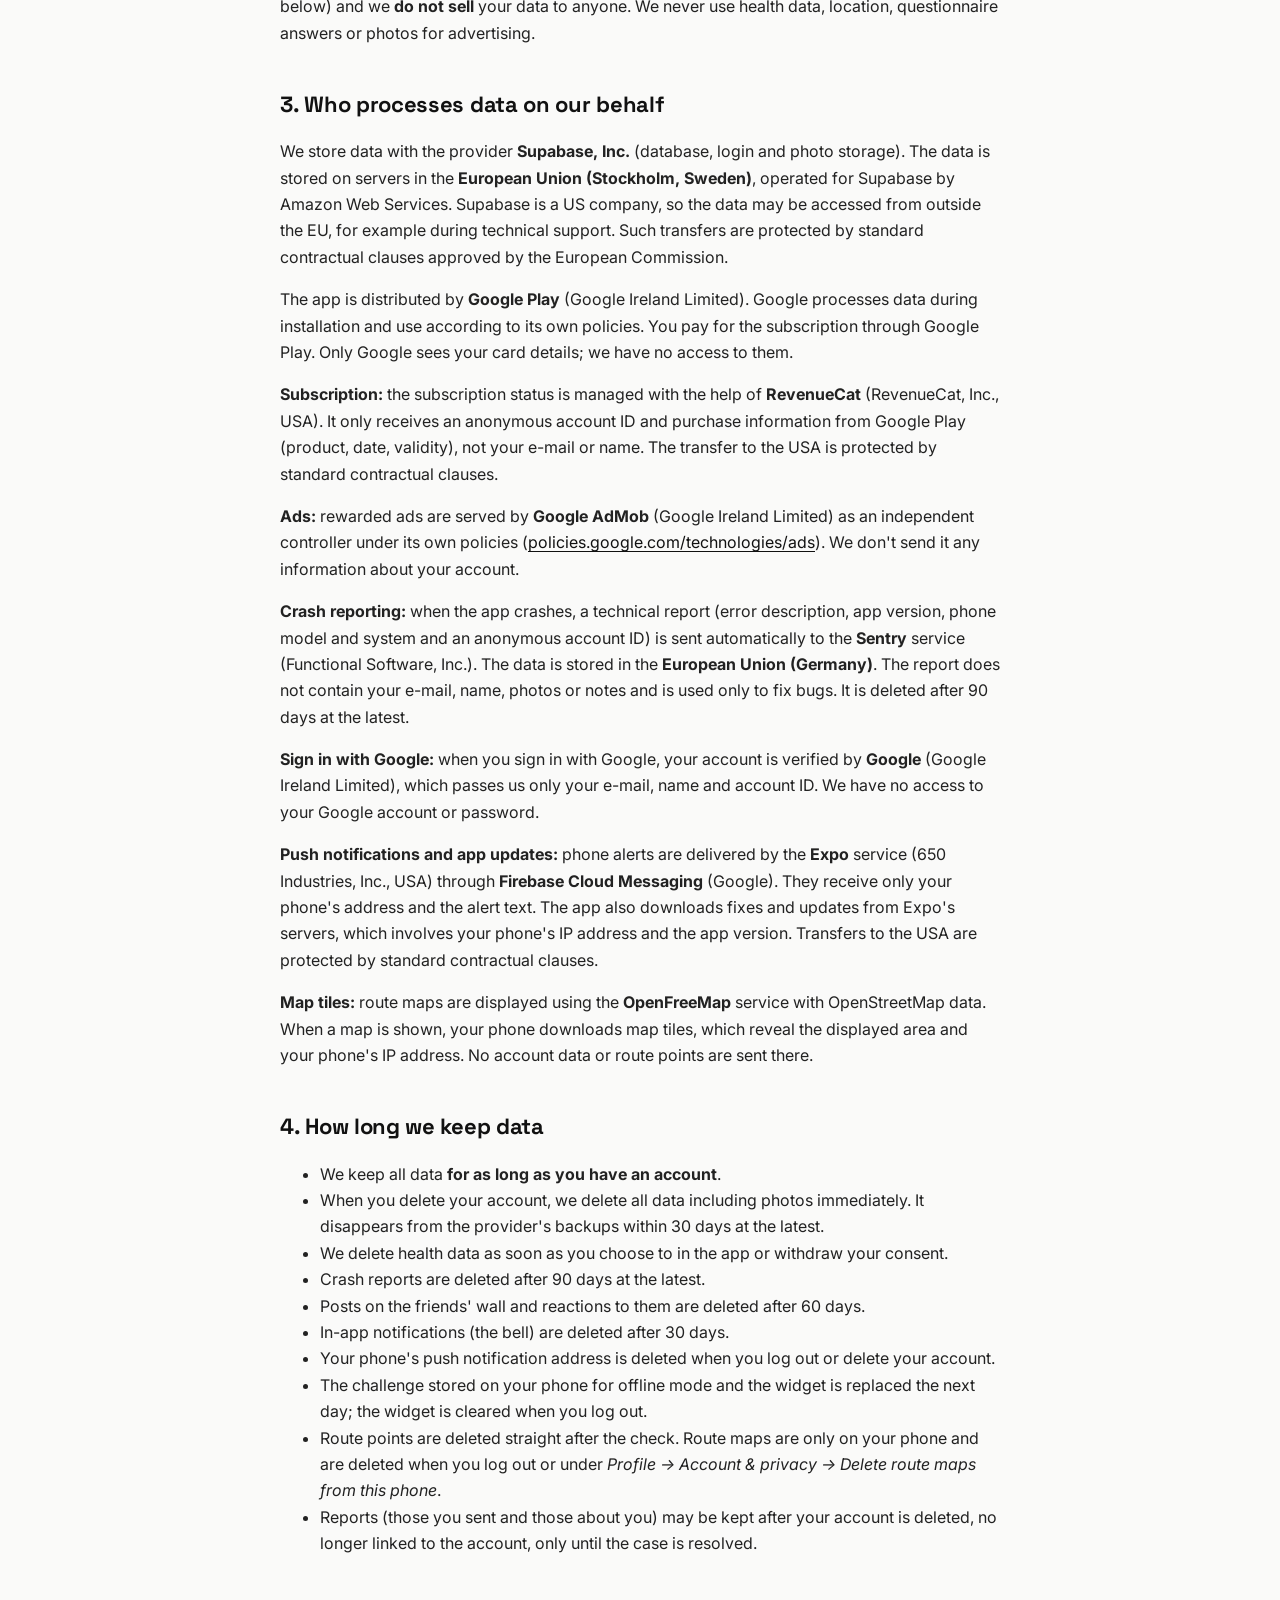
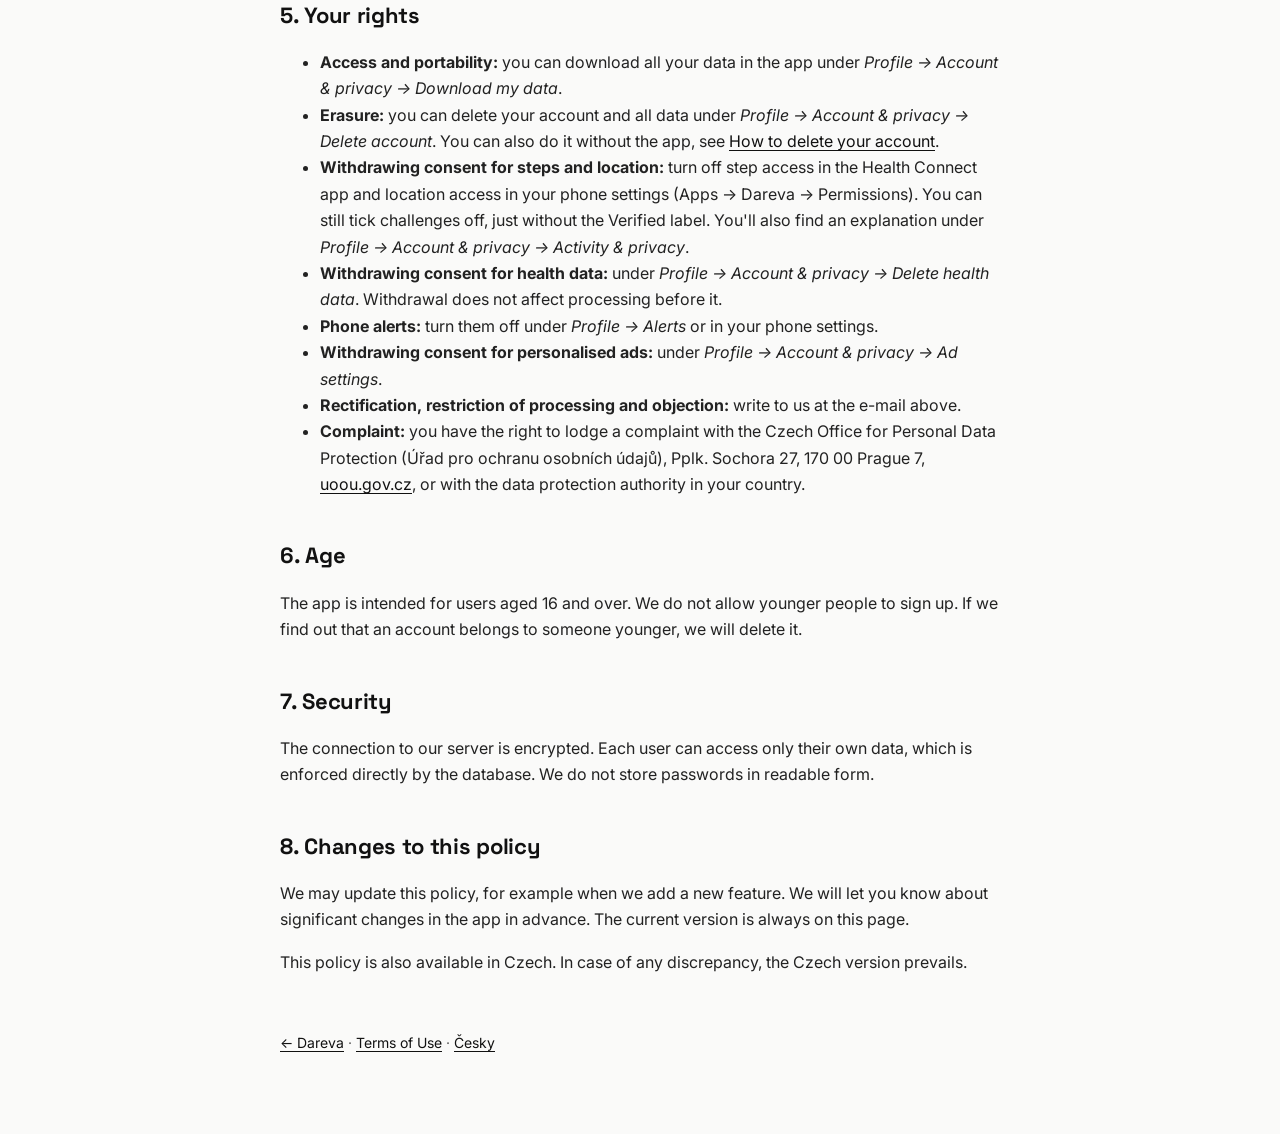
<file: soukromi-en.html>
<!doctype html>
<html lang="en">
<head>
<meta charset="utf-8">
<meta name="viewport" content="width=device-width, initial-scale=1">
<title>Privacy Policy – Dareva</title>
<meta name="description" content="What personal data the Dareva app processes, why, for how long and what your rights are.">
<link rel="preconnect" href="https://fonts.googleapis.com">
<link href="https://fonts.googleapis.com/css2?family=Inter:wght@400;600&family=Space+Grotesk:wght@700&display=swap" rel="stylesheet">
<link rel="stylesheet" href="styl.css">
</head>
<body>
<main>
  <a class="logo" href="index.html">dareva<span></span></a>
  <h1>Privacy Policy</h1>
  <p class="meta">Effective from 28 November 2026 · <a href="soukromi.html">Česky</a></p>

  <p>This policy explains what personal data the Dareva app (the “app”) processes, why, for how long and what your rights are. We try to collect only what the app really needs.</p>

  <h2>1. Who is the controller</h2>
  <div class="karta">
    <strong>Klaus Pawel</strong><br>
    Trutnov, Czech Republic<br>
    E-mail: <a href="mailto:hlaseniproblemu@gmail.com">hlaseniproblemu@gmail.com</a>
  </div>
  <p>Please contact this e-mail with any question about your personal data or to exercise your rights. We will reply within 30 days at the latest.</p>

  <h2>2. What data we process and why</h2>
  <div class="tabulka">
  <table>
    <tr><th>Data</th><th>Purpose</th><th>Legal basis</th></tr>
    <tr>
      <td>E-mail and password (the password is stored only in encrypted form)</td>
      <td>Creating your account and logging in with a password or a one-time code sent by e-mail</td>
      <td>Performance of a contract (Art. 6(1)(b) GDPR)</td>
    </tr>
    <tr>
      <td>When you sign in with Google: e-mail, name and Google account ID</td>
      <td>Creating your account and logging in without a password</td>
      <td>Performance of a contract</td>
    </tr>
    <tr>
      <td>Username, personal code for adding and inviting friends</td>
      <td>Telling users apart, adding friends by name or QR code</td>
      <td>Performance of a contract</td>
    </tr>
    <tr>
      <td>Date of birth</td>
      <td>Checking that you are at least 16 years old</td>
      <td>Performance of a contract and legal obligation</td>
    </tr>
    <tr>
      <td>Language, time zone, chosen theme, notification settings</td>
      <td>Showing the app correctly and sending reminders at the right time</td>
      <td>Performance of a contract</td>
    </tr>
    <tr>
      <td>Answers from the initial questionnaire (goals, free time, equipment, places, habits, attitude to social challenges, chosen categories)</td>
      <td>Choosing challenges that suit you</td>
      <td>Performance of a contract</td>
    </tr>
    <tr>
      <td><strong>Health limitations</strong> (if you provide them)</td>
      <td>Only so that we don't offer you unsuitable physical challenges</td>
      <td><strong>Your explicit consent</strong> (Art. 9(2)(a) GDPR). Answering is voluntary and you can withdraw your consent at any time.</td>
    </tr>
    <tr>
      <td>Drawn and completed challenges, notes, photos as proof of completion, points, streaks, levels, badges, challenge ratings, weekly ratings</td>
      <td>Running the app: journal, statistics, adjusting difficulty</td>
      <td>Performance of a contract</td>
    </tr>
    <tr>
      <td>Friends, friend requests, joint challenges, leaderboard, friends' wall (posts and reactions), in-app notifications</td>
      <td>Competing and sharing with friends</td>
      <td>Performance of a contract</td>
    </tr>
    <tr>
      <td>Reports and blocking of other users</td>
      <td>Safety in the app and dealing with abuse</td>
      <td>Legitimate interest (Art. 6(1)(f) GDPR)</td>
    </tr>
    <tr>
      <td>Sex (male, female or “prefer not to say”)</td>
      <td>Fair comparison of measured challenge results with norms for your age and sex</td>
      <td>Performance of contract. You can choose “prefer not to say” and change it at any time.</td>
    </tr>
    <tr>
      <td>Measured challenge results (start, finish and best attempt, e.g. number of push-ups or walk distance)</td>
      <td>Running the challenge and comparing with norms</td>
      <td>Performance of contract</td>
    </tr>
    <tr>
      <td>Avatar and background colour, or your own profile photo</td>
      <td>Display in your profile, to friends, in the leaderboard and in search</td>
      <td>Performance of contract</td>
    </tr>
    <tr>
      <td><strong>Steps and distance from Health Connect</strong> (only if you allow it)</td>
      <td>Verifying activity challenges. We only save the final number for a completed challenge.</td>
      <td><strong>Your explicit consent</strong> (Art. 9(2)(a) GDPR), given by allowing access in Health Connect, which you can withdraw at any time.</td>
    </tr>
    <tr>
      <td><strong>Precise location while recording a route</strong> (only when you start a recording)</td>
      <td>Verifying a run, a bike ride or a measured walk. We only save the final distance in metres.</td>
      <td><strong>Your consent</strong> (Art. 6(1)(a) GDPR), given by allowing location access, which you can withdraw at any time.</td>
    </tr>
    <tr>
      <td>Technical crash report (error description, app version, phone model and system, anonymous account ID)</td>
      <td>Finding and fixing bugs</td>
      <td>Legitimate interest (Art. 6(1)(f) GDPR)</td>
    </tr>
    <tr>
      <td>Dareva Plus subscription (whether you have it, the plan, when it ends, whether it is a trial and whether a payment failed)</td>
      <td>Unlocking Dareva Plus features and notifying you when a trial is ending or a payment failed</td>
      <td>Performance of a contract</td>
    </tr>
    <tr>
      <td>Invitations: who invited you and whom you invited, whether they completed their first challenge, Dareva Plus bonus days</td>
      <td>Rewarding you for inviting a friend (a week of Dareva Plus, up to 5 a year)</td>
      <td>Performance of a contract</td>
    </tr>
    <tr>
      <td>The link you installed the app from on Google Play (only the friend's code, if the link contains one)</td>
      <td>Filling in the friend's code automatically when you sign up</td>
      <td>Legitimate interest (Art. 6(1)(f) GDPR)</td>
    </tr>
    <tr>
      <td>Your phone's push notification address (a token from Expo and Firebase) and your alert settings</td>
      <td>Sending alerts to your phone (e.g. friend requests, a challenge ending, your weekly result)</td>
      <td>Performance of a contract. You can turn phone alerts off at any time.</td>
    </tr>
    <tr>
      <td>Device advertising ID, IP address, device information and ad view information (only without a subscription, when you reroll a challenge with an ad)</td>
      <td>Showing and measuring rewarded ads, fraud prevention</td>
      <td>Personalised ads: <strong>your consent</strong> (Art. 6(1)(a) GDPR). Non-personalised ads, measurement and fraud prevention: legitimate interest (Art. 6(1)(f) GDPR)</td>
    </tr>
  </table>
  </div>

  <p><strong>Photos and notes</strong> for completed challenges are private by default and stored in private storage. Your friends see them on the wall only if you turn on “Share on the friends' wall” when completing a challenge. You can delete any single post from the wall at any time (⋮ → Delete), and stop sharing all your posts by turning off the wall under <em>Profile → Account &amp; privacy</em>.</p>
  <p><strong>Your profile photo</strong> is optional. If you upload one, it is <strong>public</strong> just like your username: everyone on Dareva can see it (friends, leaderboard, search by name). It is kept in public storage. You can remove it at any time under <em>Profile → tap your photo → Remove photo</em>; an old photo is deleted when you replace it, and your photo is deleted when you delete your account. Inappropriate photos can be reported.</p>
  <p><strong>What your friends see:</strong> your username, avatar, level, sign-up date, number of completed challenges and most frequent categories, current and longest streak, days with a completed challenge in the last 4 weeks, badges, leaderboard position and joint challenges. On the wall they see your completed challenges (title, category, verification method and, for routes, the distance), new badges, levels, streaks and reactions to them. You can turn off the wall at any time under <em>Profile → Account &amp; privacy</em>.</p>
  <p><strong>When you send someone a friend request,</strong> before accepting they only see your username, avatar, level, sign-up date, number of completed challenges, most frequent categories and mutual friends.</p>
  <p><strong>Nobody</strong> sees your questionnaire answers, health restrictions, steps and distance from Health Connect, location or route maps.</p>
  <p><strong>Steps and distance (Health Connect):</strong> we only read; we never write anything to Health Connect. Manually entered records don't count. We use data from Health Connect only to verify challenges in the app. We don't sell it, don't use it for advertising or creditworthiness decisions and don't share it with anyone apart from the server provider listed below. Our use of Health Connect data follows the Google Play policy for Health Connect, including the Limited Use requirements.</p>
  <p><strong>Location:</strong> we read it only while you record a route that you start yourself. A notification is visible for the whole recording, and location is never used in the background without it. Route points are sent to our server only to be checked (distance, and whether the route was driven) and are deleted straight after the check. Only the final distance in metres is saved. The route map stays only on your phone, without the first and last 150 metres, and is never shared.</p>
  <p><strong>Challenge reminders</strong> are scheduled directly by your phone. Nothing is sent to our server for them.</p>
  <p><strong>Phone alerts (push):</strong> when you allow notifications, we store your phone's push notification address. When there is a new alert (for example a friend request, a reaction, a weekly challenge ending, your weekly result or a Plus trial ending), our server sends a short alert text, possibly including a friend's name, through the Expo service and Firebase Cloud Messaging to your phone. You choose which alerts go to the in-app bell and which to your phone under <em>Profile → Alerts</em>. The address is deleted when you log out.</p>
  <p><strong>Invitations:</strong> if you sign up with a friend's code, you become friends straight away and your friend can see that you joined and whether you completed your first challenge. The app can fill in the friend's code automatically from the Google Play link you installed it from.</p>
  <p><strong>Offline and widget:</strong> today's challenge is also stored on your phone so you can see and complete it without internet and so the home screen widget can show it. A challenge completed offline (photo included) waits on your phone until it is sent. The widget shows today's challenge title and your streak on your home screen, so anyone who sees your phone can see them. You can remove the widget at any time.</p>
  <p><strong>Ads</strong> are shown only without a subscription, and only when you choose to reroll a challenge by watching a short video. There are no ads anywhere else in the app. On first launch, a form from Google asks for your consent to personalised ads. If you decline, you'll see non-personalised ads. You can change your consent at any time under <em>Profile → Account &amp; privacy → Ad settings</em>. With a Dareva Plus subscription there are no ads.</p>
  <p>The app does not use third-party analytics tools (apart from the crash reporting described below) and we <strong>do not sell</strong> your data to anyone. We never use health data, location, questionnaire answers or photos for advertising.</p>

  <h2>3. Who processes data on our behalf</h2>
  <p>We store data with the provider <strong>Supabase, Inc.</strong> (database, login and photo storage). The data is stored on servers in the <strong>European Union (Stockholm, Sweden)</strong>, operated for Supabase by Amazon Web Services. Supabase is a US company, so the data may be accessed from outside the EU, for example during technical support. Such transfers are protected by standard contractual clauses approved by the European Commission.</p>
  <p>The app is distributed by <strong>Google Play</strong> (Google Ireland Limited). Google processes data during installation and use according to its own policies. You pay for the subscription through Google Play. Only Google sees your card details; we have no access to them.</p>
  <p><strong>Subscription:</strong> the subscription status is managed with the help of <strong>RevenueCat</strong> (RevenueCat, Inc., USA). It only receives an anonymous account ID and purchase information from Google Play (product, date, validity), not your e-mail or name. The transfer to the USA is protected by standard contractual clauses.</p>
  <p><strong>Ads:</strong> rewarded ads are served by <strong>Google AdMob</strong> (Google Ireland Limited) as an independent controller under its own policies (<a href="https://policies.google.com/technologies/ads">policies.google.com/technologies/ads</a>). We don't send it any information about your account.</p>
  <p><strong>Crash reporting:</strong> when the app crashes, a technical report (error description, app version, phone model and system and an anonymous account ID) is sent automatically to the <strong>Sentry</strong> service (Functional Software, Inc.). The data is stored in the <strong>European Union (Germany)</strong>. The report does not contain your e-mail, name, photos or notes and is used only to fix bugs. It is deleted after 90 days at the latest.</p>
  <p><strong>Sign in with Google:</strong> when you sign in with Google, your account is verified by <strong>Google</strong> (Google Ireland Limited), which passes us only your e-mail, name and account ID. We have no access to your Google account or password.</p>
  <p><strong>Push notifications and app updates:</strong> phone alerts are delivered by the <strong>Expo</strong> service (650 Industries, Inc., USA) through <strong>Firebase Cloud Messaging</strong> (Google). They receive only your phone's address and the alert text. The app also downloads fixes and updates from Expo's servers, which involves your phone's IP address and the app version. Transfers to the USA are protected by standard contractual clauses.</p>
  <p><strong>Map tiles:</strong> route maps are displayed using the <strong>OpenFreeMap</strong> service with OpenStreetMap data. When a map is shown, your phone downloads map tiles, which reveal the displayed area and your phone's IP address. No account data or route points are sent there.</p>

  <h2>4. How long we keep data</h2>
  <ul>
    <li>We keep all data <strong>for as long as you have an account</strong>.</li>
    <li>When you delete your account, we delete all data including photos immediately. It disappears from the provider's backups within 30 days at the latest.</li>
    <li>We delete health data as soon as you choose to in the app or withdraw your consent.</li>
    <li>Crash reports are deleted after 90 days at the latest.</li>
    <li>Posts on the friends' wall and reactions to them are deleted after 60 days.</li>
    <li>In-app notifications (the bell) are deleted after 30 days.</li>
    <li>Your phone's push notification address is deleted when you log out or delete your account.</li>
    <li>The challenge stored on your phone for offline mode and the widget is replaced the next day; the widget is cleared when you log out.</li>
    <li>Route points are deleted straight after the check. Route maps are only on your phone and are deleted when you log out or under <em>Profile → Account &amp; privacy → Delete route maps from this phone</em>.</li>
    <li>Reports (those you sent and those about you) may be kept after your account is deleted, no longer linked to the account, only until the case is resolved.</li>
  </ul>

  <h2>5. Your rights</h2>
  <ul>
    <li><strong>Access and portability:</strong> you can download all your data in the app under <em>Profile → Account &amp; privacy → Download my data</em>.</li>
    <li><strong>Erasure:</strong> you can delete your account and all data under <em>Profile → Account &amp; privacy → Delete account</em>. You can also do it without the app, see <a href="smazani-uctu-en.html">How to delete your account</a>.</li>
    <li><strong>Withdrawing consent for steps and location:</strong> turn off step access in the Health Connect app and location access in your phone settings (Apps → Dareva → Permissions). You can still tick challenges off, just without the Verified label. You'll also find an explanation under <em>Profile → Account &amp; privacy → Activity &amp; privacy</em>.</li>
    <li><strong>Withdrawing consent for health data:</strong> under <em>Profile → Account &amp; privacy → Delete health data</em>. Withdrawal does not affect processing before it.</li>
    <li><strong>Phone alerts:</strong> turn them off under <em>Profile → Alerts</em> or in your phone settings.</li>
    <li><strong>Withdrawing consent for personalised ads:</strong> under <em>Profile → Account &amp; privacy → Ad settings</em>.</li>
    <li><strong>Rectification, restriction of processing and objection:</strong> write to us at the e-mail above.</li>
    <li><strong>Complaint:</strong> you have the right to lodge a complaint with the Czech Office for Personal Data Protection (Úřad pro ochranu osobních údajů), Pplk. Sochora 27, 170 00 Prague 7, <a href="https://uoou.gov.cz">uoou.gov.cz</a>, or with the data protection authority in your country.</li>
  </ul>

  <h2>6. Age</h2>
  <p>The app is intended for users aged 16 and over. We do not allow younger people to sign up. If we find out that an account belongs to someone younger, we will delete it.</p>

  <h2>7. Security</h2>
  <p>The connection to our server is encrypted. Each user can access only their own data, which is enforced directly by the database. We do not store passwords in readable form.</p>

  <h2>8. Changes to this policy</h2>
  <p>We may update this policy, for example when we add a new feature. We will let you know about significant changes in the app in advance. The current version is always on this page.</p>
  <p>This policy is also available in Czech. In case of any discrepancy, the Czech version prevails.</p>

  <footer><a href="index.html">← Dareva</a> · <a href="podminky-en.html">Terms of Use</a> · <a href="soukromi.html">Česky</a></footer>
</main>
</body>
</html>
</file>
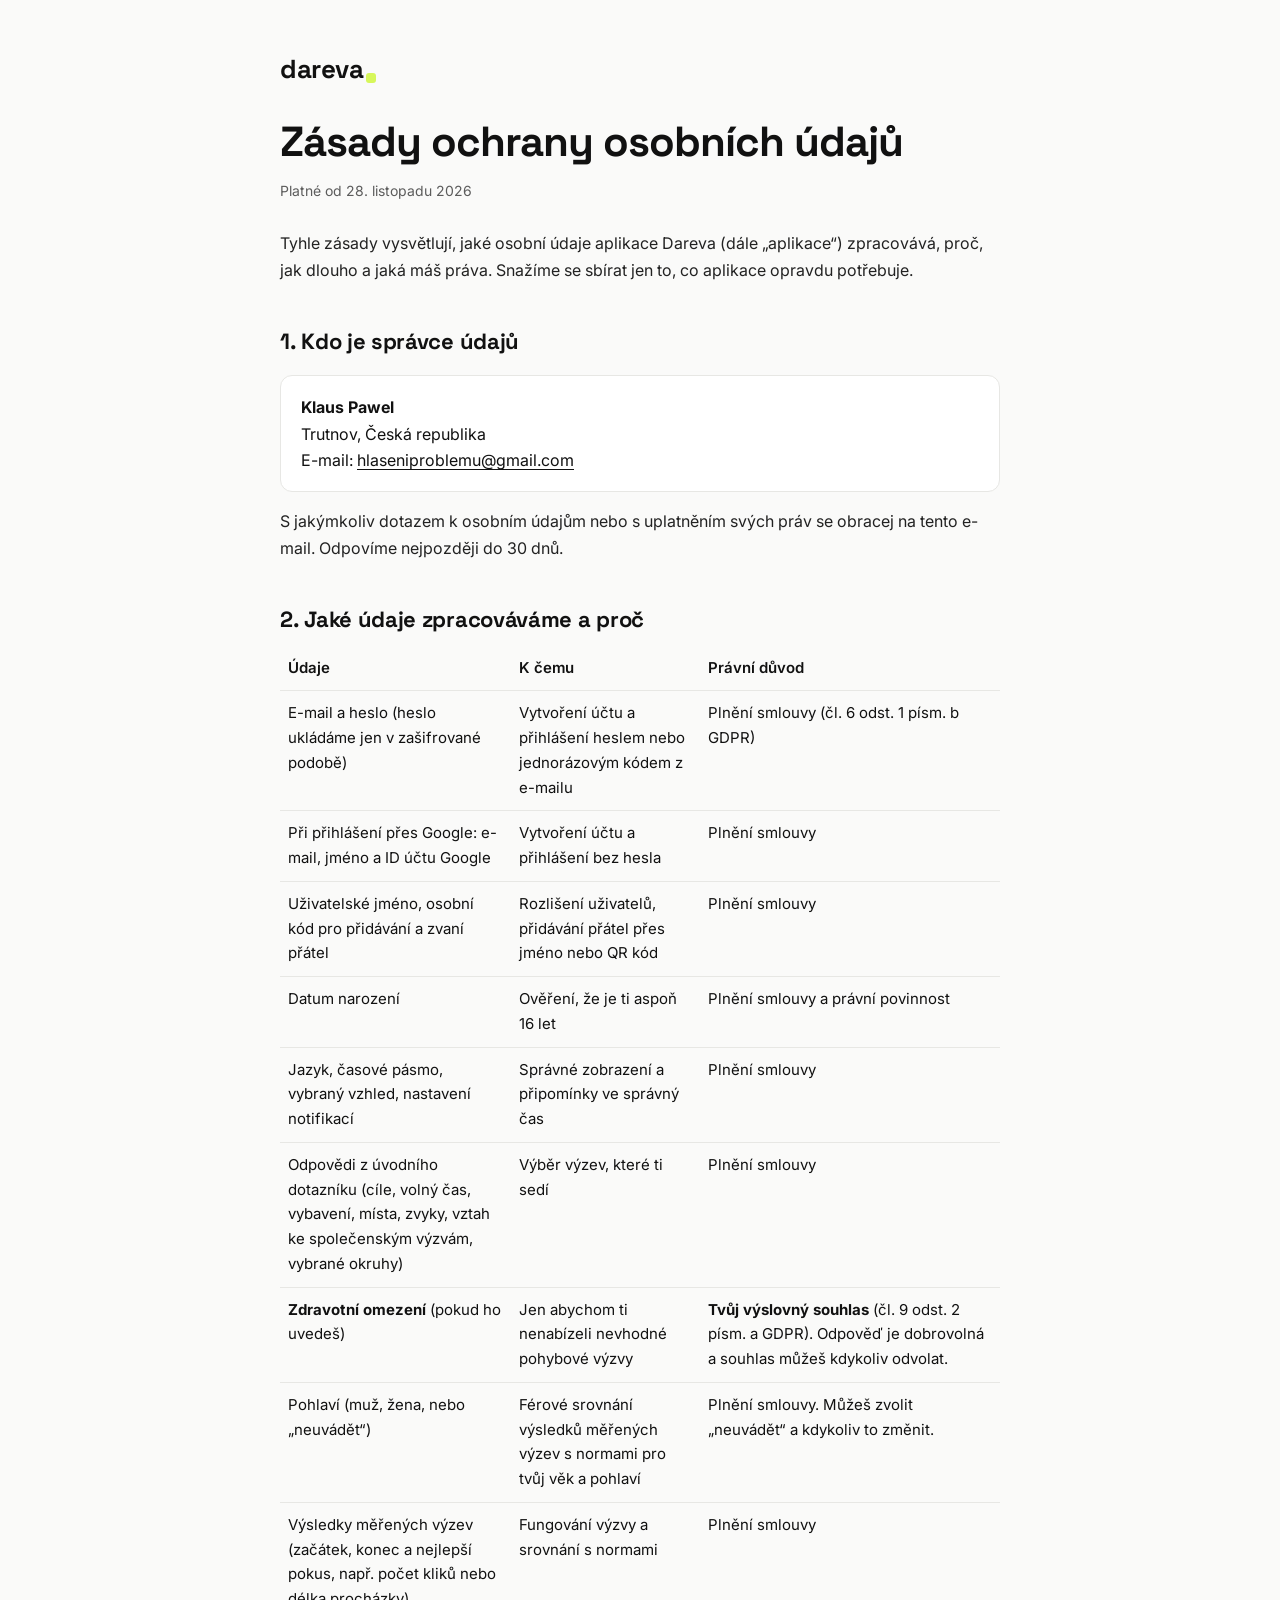
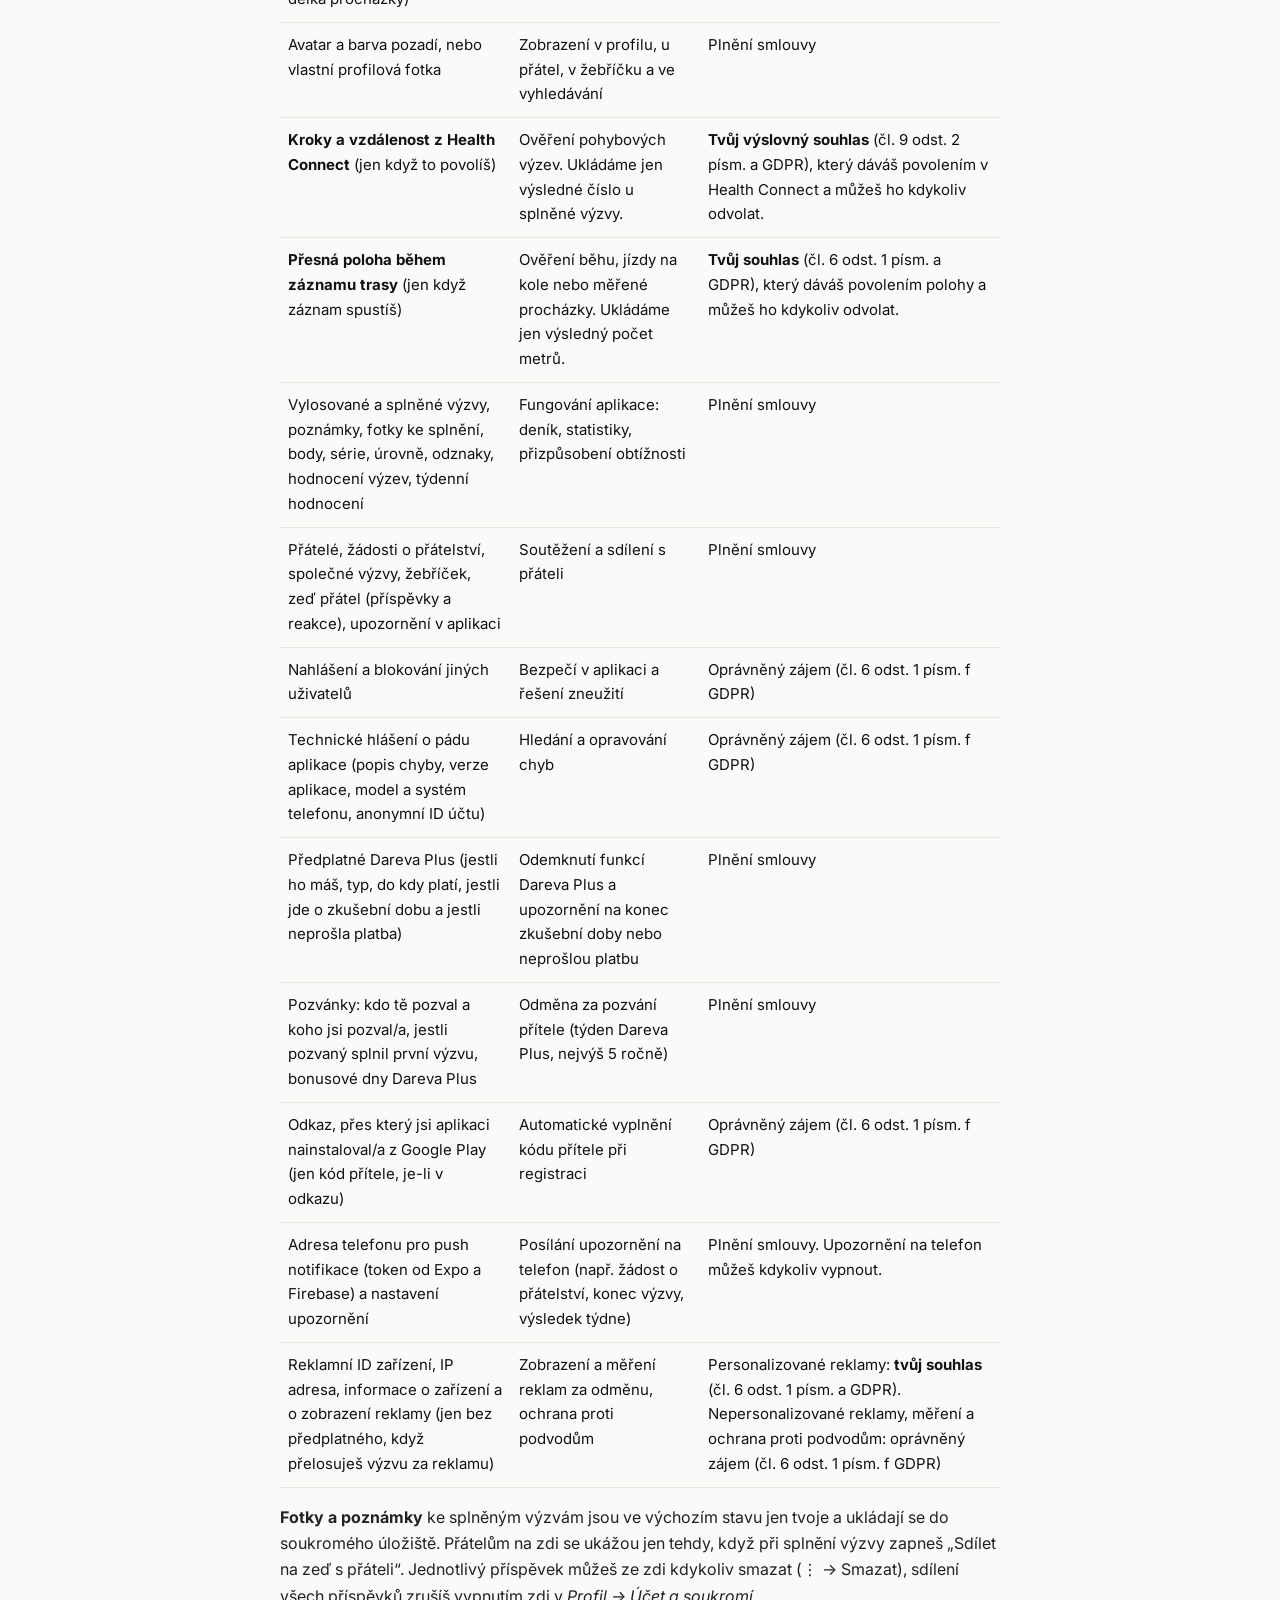
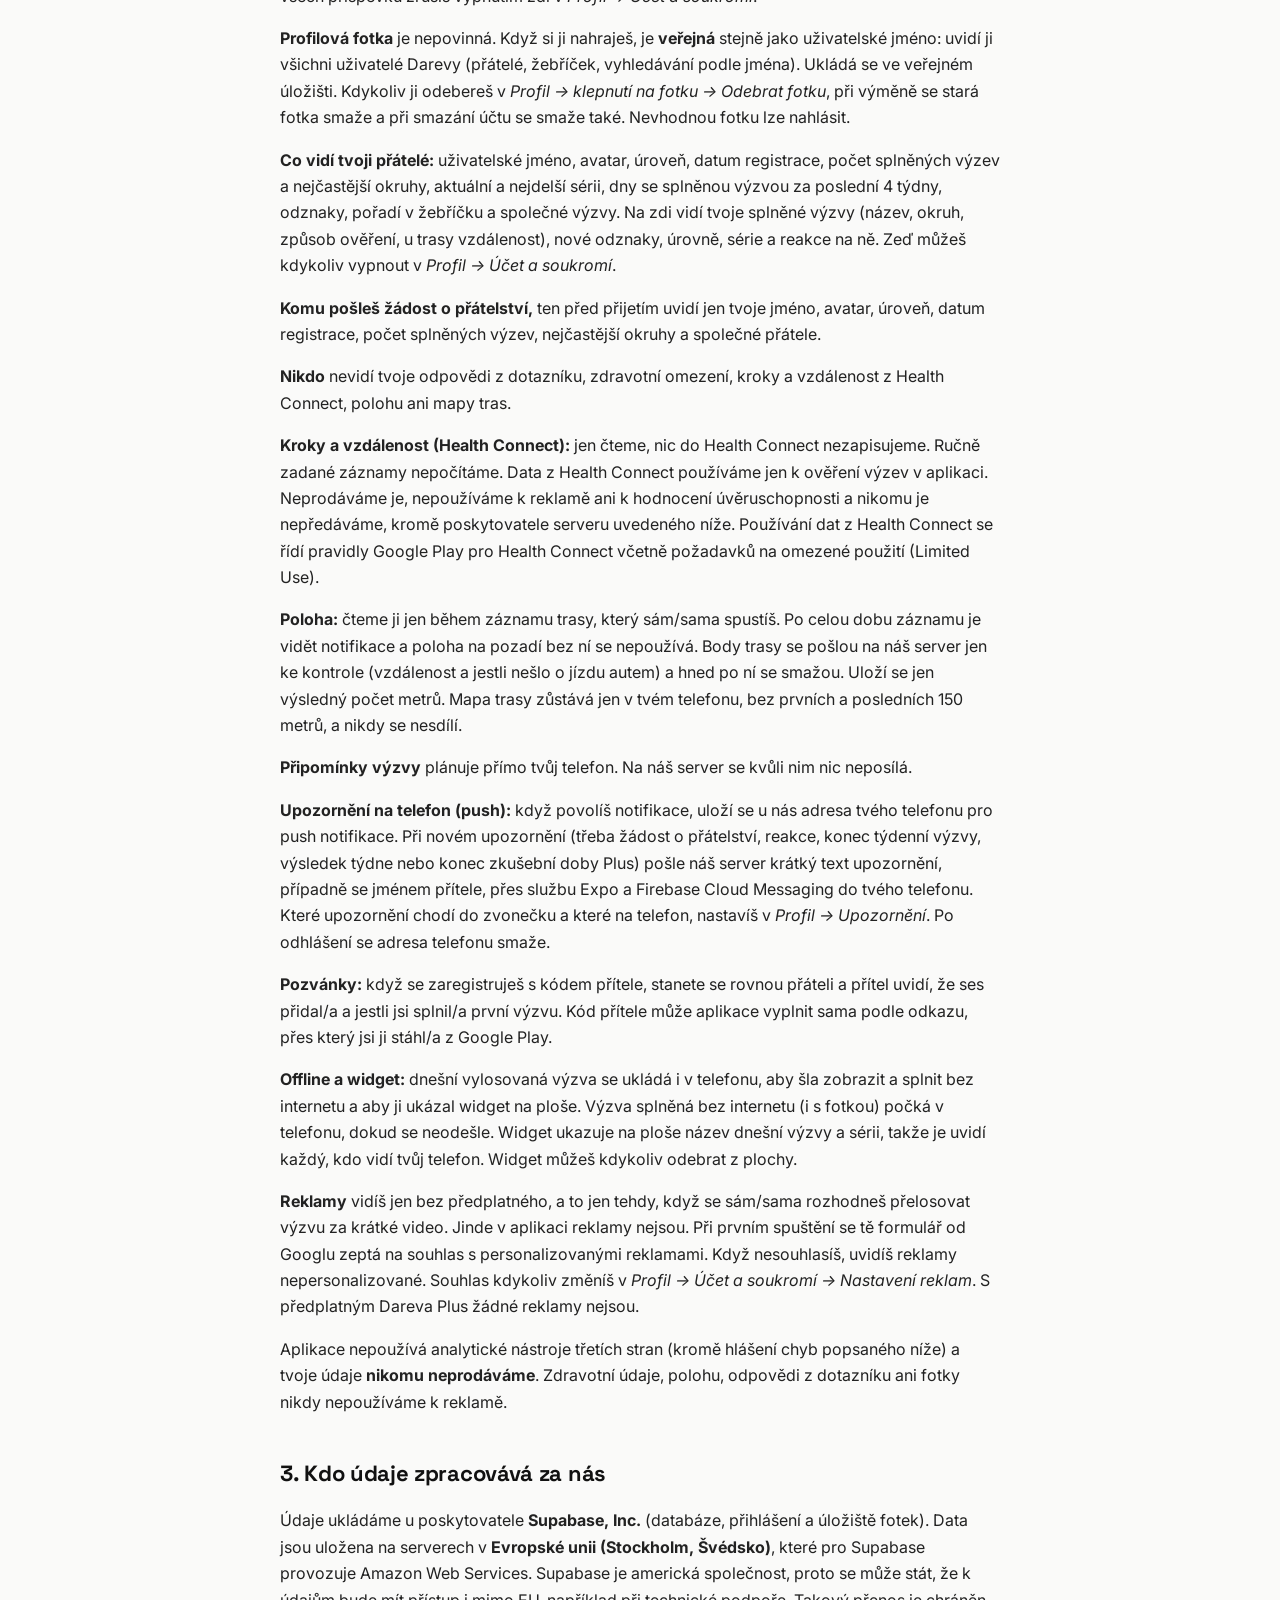
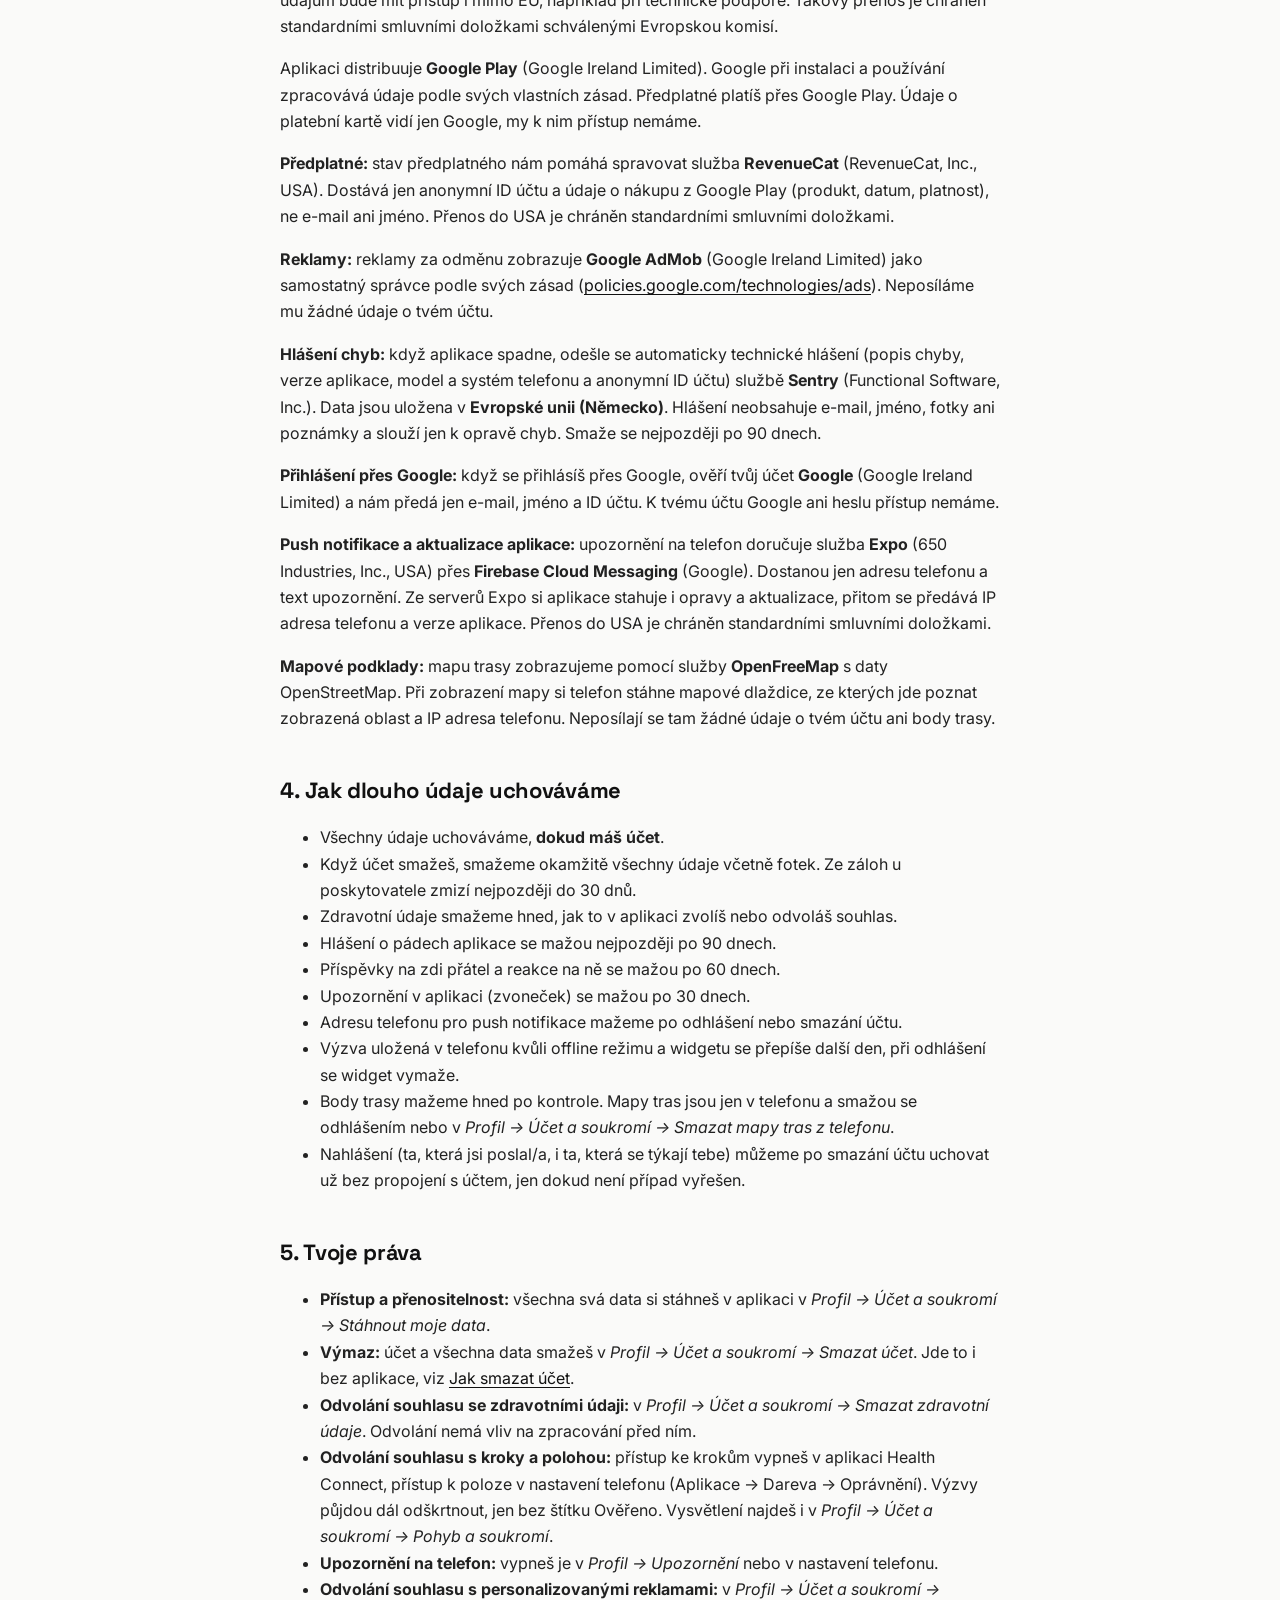
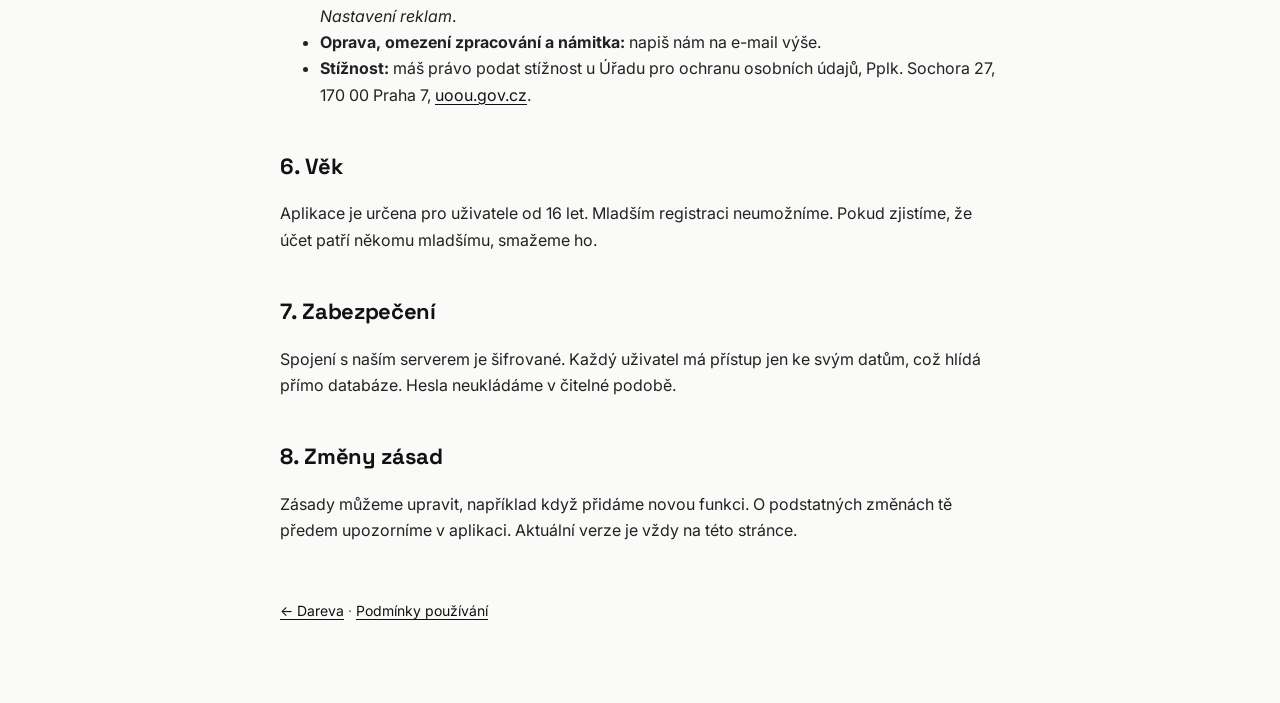
<file: soukromi.html>
<!doctype html>
<html lang="cs">
<head>
<meta charset="utf-8">
<meta name="viewport" content="width=device-width, initial-scale=1">
<title>Zásady ochrany osobních údajů – Dareva</title>
<meta name="description" content="Jaké osobní údaje aplikace Dareva zpracovává, proč, jak dlouho a jaká máš práva.">
<link rel="preconnect" href="https://fonts.googleapis.com">
<link href="https://fonts.googleapis.com/css2?family=Inter:wght@400;600&family=Space+Grotesk:wght@700&display=swap" rel="stylesheet">
<link rel="stylesheet" href="styl.css">
</head>
<body>
<main>
  <a class="logo" href="index.html">dareva<span></span></a>
  <h1>Zásady ochrany osobních údajů</h1>
  <p class="meta">Platné od 28. listopadu 2026</p>

  <p>Tyhle zásady vysvětlují, jaké osobní údaje aplikace Dareva (dále „aplikace“) zpracovává, proč, jak dlouho a jaká máš práva. Snažíme se sbírat jen to, co aplikace opravdu potřebuje.</p>

  <h2>1. Kdo je správce údajů</h2>
  <div class="karta">
    <strong>Klaus Pawel</strong><br>
    Trutnov, Česká republika<br>
    E-mail: <a href="mailto:hlaseniproblemu@gmail.com">hlaseniproblemu@gmail.com</a>
  </div>
  <p>S jakýmkoliv dotazem k osobním údajům nebo s uplatněním svých práv se obracej na tento e-mail. Odpovíme nejpozději do 30 dnů.</p>

  <h2>2. Jaké údaje zpracováváme a proč</h2>
  <div class="tabulka">
  <table>
    <tr><th>Údaje</th><th>K čemu</th><th>Právní důvod</th></tr>
    <tr>
      <td>E-mail a heslo (heslo ukládáme jen v zašifrované podobě)</td>
      <td>Vytvoření účtu a přihlášení heslem nebo jednorázovým kódem z e-mailu</td>
      <td>Plnění smlouvy (čl. 6 odst. 1 písm. b GDPR)</td>
    </tr>
    <tr>
      <td>Při přihlášení přes Google: e-mail, jméno a ID účtu Google</td>
      <td>Vytvoření účtu a přihlášení bez hesla</td>
      <td>Plnění smlouvy</td>
    </tr>
    <tr>
      <td>Uživatelské jméno, osobní kód pro přidávání a zvaní přátel</td>
      <td>Rozlišení uživatelů, přidávání přátel přes jméno nebo QR kód</td>
      <td>Plnění smlouvy</td>
    </tr>
    <tr>
      <td>Datum narození</td>
      <td>Ověření, že je ti aspoň 16 let</td>
      <td>Plnění smlouvy a právní povinnost</td>
    </tr>
    <tr>
      <td>Jazyk, časové pásmo, vybraný vzhled, nastavení notifikací</td>
      <td>Správné zobrazení a připomínky ve správný čas</td>
      <td>Plnění smlouvy</td>
    </tr>
    <tr>
      <td>Odpovědi z úvodního dotazníku (cíle, volný čas, vybavení, místa, zvyky, vztah ke společenským výzvám, vybrané okruhy)</td>
      <td>Výběr výzev, které ti sedí</td>
      <td>Plnění smlouvy</td>
    </tr>
    <tr>
      <td><strong>Zdravotní omezení</strong> (pokud ho uvedeš)</td>
      <td>Jen abychom ti nenabízeli nevhodné pohybové výzvy</td>
      <td><strong>Tvůj výslovný souhlas</strong> (čl. 9 odst. 2 písm. a GDPR). Odpověď je dobrovolná a souhlas můžeš kdykoliv odvolat.</td>
    </tr>
    <tr>
      <td>Pohlaví (muž, žena, nebo „neuvádět“)</td>
      <td>Férové srovnání výsledků měřených výzev s normami pro tvůj věk a pohlaví</td>
      <td>Plnění smlouvy. Můžeš zvolit „neuvádět“ a kdykoliv to změnit.</td>
    </tr>
    <tr>
      <td>Výsledky měřených výzev (začátek, konec a nejlepší pokus, např. počet kliků nebo délka procházky)</td>
      <td>Fungování výzvy a srovnání s normami</td>
      <td>Plnění smlouvy</td>
    </tr>
    <tr>
      <td>Avatar a barva pozadí, nebo vlastní profilová fotka</td>
      <td>Zobrazení v profilu, u přátel, v žebříčku a ve vyhledávání</td>
      <td>Plnění smlouvy</td>
    </tr>
    <tr>
      <td><strong>Kroky a vzdálenost z Health Connect</strong> (jen když to povolíš)</td>
      <td>Ověření pohybových výzev. Ukládáme jen výsledné číslo u splněné výzvy.</td>
      <td><strong>Tvůj výslovný souhlas</strong> (čl. 9 odst. 2 písm. a GDPR), který dáváš povolením v Health Connect a můžeš ho kdykoliv odvolat.</td>
    </tr>
    <tr>
      <td><strong>Přesná poloha během záznamu trasy</strong> (jen když záznam spustíš)</td>
      <td>Ověření běhu, jízdy na kole nebo měřené procházky. Ukládáme jen výsledný počet metrů.</td>
      <td><strong>Tvůj souhlas</strong> (čl. 6 odst. 1 písm. a GDPR), který dáváš povolením polohy a můžeš ho kdykoliv odvolat.</td>
    </tr>
    <tr>
      <td>Vylosované a splněné výzvy, poznámky, fotky ke splnění, body, série, úrovně, odznaky, hodnocení výzev, týdenní hodnocení</td>
      <td>Fungování aplikace: deník, statistiky, přizpůsobení obtížnosti</td>
      <td>Plnění smlouvy</td>
    </tr>
    <tr>
      <td>Přátelé, žádosti o přátelství, společné výzvy, žebříček, zeď přátel (příspěvky a reakce), upozornění v aplikaci</td>
      <td>Soutěžení a sdílení s přáteli</td>
      <td>Plnění smlouvy</td>
    </tr>
    <tr>
      <td>Nahlášení a blokování jiných uživatelů</td>
      <td>Bezpečí v aplikaci a řešení zneužití</td>
      <td>Oprávněný zájem (čl. 6 odst. 1 písm. f GDPR)</td>
    </tr>
    <tr>
      <td>Technické hlášení o pádu aplikace (popis chyby, verze aplikace, model a systém telefonu, anonymní ID účtu)</td>
      <td>Hledání a opravování chyb</td>
      <td>Oprávněný zájem (čl. 6 odst. 1 písm. f GDPR)</td>
    </tr>
    <tr>
      <td>Předplatné Dareva Plus (jestli ho máš, typ, do kdy platí, jestli jde o zkušební dobu a jestli neprošla platba)</td>
      <td>Odemknutí funkcí Dareva Plus a upozornění na konec zkušební doby nebo neprošlou platbu</td>
      <td>Plnění smlouvy</td>
    </tr>
    <tr>
      <td>Pozvánky: kdo tě pozval a koho jsi pozval/a, jestli pozvaný splnil první výzvu, bonusové dny Dareva Plus</td>
      <td>Odměna za pozvání přítele (týden Dareva Plus, nejvýš 5 ročně)</td>
      <td>Plnění smlouvy</td>
    </tr>
    <tr>
      <td>Odkaz, přes který jsi aplikaci nainstaloval/a z Google Play (jen kód přítele, je-li v odkazu)</td>
      <td>Automatické vyplnění kódu přítele při registraci</td>
      <td>Oprávněný zájem (čl. 6 odst. 1 písm. f GDPR)</td>
    </tr>
    <tr>
      <td>Adresa telefonu pro push notifikace (token od Expo a Firebase) a nastavení upozornění</td>
      <td>Posílání upozornění na telefon (např. žádost o přátelství, konec výzvy, výsledek týdne)</td>
      <td>Plnění smlouvy. Upozornění na telefon můžeš kdykoliv vypnout.</td>
    </tr>
    <tr>
      <td>Reklamní ID zařízení, IP adresa, informace o zařízení a o zobrazení reklamy (jen bez předplatného, když přelosuješ výzvu za reklamu)</td>
      <td>Zobrazení a měření reklam za odměnu, ochrana proti podvodům</td>
      <td>Personalizované reklamy: <strong>tvůj souhlas</strong> (čl. 6 odst. 1 písm. a GDPR). Nepersonalizované reklamy, měření a ochrana proti podvodům: oprávněný zájem (čl. 6 odst. 1 písm. f GDPR)</td>
    </tr>
  </table>
  </div>

  <p><strong>Fotky a poznámky</strong> ke splněným výzvám jsou ve výchozím stavu jen tvoje a ukládají se do soukromého úložiště. Přátelům na zdi se ukážou jen tehdy, když při splnění výzvy zapneš „Sdílet na zeď s přáteli“. Jednotlivý příspěvek můžeš ze zdi kdykoliv smazat (⋮ → Smazat), sdílení všech příspěvků zrušíš vypnutím zdi v <em>Profil → Účet a soukromí</em>.</p>
  <p><strong>Profilová fotka</strong> je nepovinná. Když si ji nahraješ, je <strong>veřejná</strong> stejně jako uživatelské jméno: uvidí ji všichni uživatelé Darevy (přátelé, žebříček, vyhledávání podle jména). Ukládá se ve veřejném úložišti. Kdykoliv ji odebereš v <em>Profil → klepnutí na fotku → Odebrat fotku</em>, při výměně se stará fotka smaže a při smazání účtu se smaže také. Nevhodnou fotku lze nahlásit.</p>
  <p><strong>Co vidí tvoji přátelé:</strong> uživatelské jméno, avatar, úroveň, datum registrace, počet splněných výzev a nejčastější okruhy, aktuální a nejdelší sérii, dny se splněnou výzvou za poslední 4 týdny, odznaky, pořadí v žebříčku a společné výzvy. Na zdi vidí tvoje splněné výzvy (název, okruh, způsob ověření, u trasy vzdálenost), nové odznaky, úrovně, série a reakce na ně. Zeď můžeš kdykoliv vypnout v <em>Profil → Účet a soukromí</em>.</p>
  <p><strong>Komu pošleš žádost o přátelství,</strong> ten před přijetím uvidí jen tvoje jméno, avatar, úroveň, datum registrace, počet splněných výzev, nejčastější okruhy a společné přátele.</p>
  <p><strong>Nikdo</strong> nevidí tvoje odpovědi z dotazníku, zdravotní omezení, kroky a vzdálenost z Health Connect, polohu ani mapy tras.</p>
  <p><strong>Kroky a vzdálenost (Health Connect):</strong> jen čteme, nic do Health Connect nezapisujeme. Ručně zadané záznamy nepočítáme. Data z Health Connect používáme jen k ověření výzev v aplikaci. Neprodáváme je, nepoužíváme k reklamě ani k hodnocení úvěruschopnosti a nikomu je nepředáváme, kromě poskytovatele serveru uvedeného níže. Používání dat z Health Connect se řídí pravidly Google Play pro Health Connect včetně požadavků na omezené použití (Limited Use).</p>
  <p><strong>Poloha:</strong> čteme ji jen během záznamu trasy, který sám/sama spustíš. Po celou dobu záznamu je vidět notifikace a poloha na pozadí bez ní se nepoužívá. Body trasy se pošlou na náš server jen ke kontrole (vzdálenost a jestli nešlo o jízdu autem) a hned po ní se smažou. Uloží se jen výsledný počet metrů. Mapa trasy zůstává jen v tvém telefonu, bez prvních a posledních 150 metrů, a nikdy se nesdílí.</p>
  <p><strong>Připomínky výzvy</strong> plánuje přímo tvůj telefon. Na náš server se kvůli nim nic neposílá.</p>
  <p><strong>Upozornění na telefon (push):</strong> když povolíš notifikace, uloží se u nás adresa tvého telefonu pro push notifikace. Při novém upozornění (třeba žádost o přátelství, reakce, konec týdenní výzvy, výsledek týdne nebo konec zkušební doby Plus) pošle náš server krátký text upozornění, případně se jménem přítele, přes službu Expo a Firebase Cloud Messaging do tvého telefonu. Které upozornění chodí do zvonečku a které na telefon, nastavíš v <em>Profil → Upozornění</em>. Po odhlášení se adresa telefonu smaže.</p>
  <p><strong>Pozvánky:</strong> když se zaregistruješ s kódem přítele, stanete se rovnou přáteli a přítel uvidí, že ses přidal/a a jestli jsi splnil/a první výzvu. Kód přítele může aplikace vyplnit sama podle odkazu, přes který jsi ji stáhl/a z Google Play.</p>
  <p><strong>Offline a widget:</strong> dnešní vylosovaná výzva se ukládá i v telefonu, aby šla zobrazit a splnit bez internetu a aby ji ukázal widget na ploše. Výzva splněná bez internetu (i s fotkou) počká v telefonu, dokud se neodešle. Widget ukazuje na ploše název dnešní výzvy a sérii, takže je uvidí každý, kdo vidí tvůj telefon. Widget můžeš kdykoliv odebrat z plochy.</p>
  <p><strong>Reklamy</strong> vidíš jen bez předplatného, a to jen tehdy, když se sám/sama rozhodneš přelosovat výzvu za krátké video. Jinde v aplikaci reklamy nejsou. Při prvním spuštění se tě formulář od Googlu zeptá na souhlas s personalizovanými reklamami. Když nesouhlasíš, uvidíš reklamy nepersonalizované. Souhlas kdykoliv změníš v <em>Profil → Účet a soukromí → Nastavení reklam</em>. S předplatným Dareva Plus žádné reklamy nejsou.</p>
  <p>Aplikace nepoužívá analytické nástroje třetích stran (kromě hlášení chyb popsaného níže) a tvoje údaje <strong>nikomu neprodáváme</strong>. Zdravotní údaje, polohu, odpovědi z dotazníku ani fotky nikdy nepoužíváme k reklamě.</p>

  <h2>3. Kdo údaje zpracovává za nás</h2>
  <p>Údaje ukládáme u poskytovatele <strong>Supabase, Inc.</strong> (databáze, přihlášení a úložiště fotek). Data jsou uložena na serverech v <strong>Evropské unii (Stockholm, Švédsko)</strong>, které pro Supabase provozuje Amazon Web Services. Supabase je americká společnost, proto se může stát, že k údajům bude mít přístup i mimo EU, například při technické podpoře. Takový přenos je chráněn standardními smluvními doložkami schválenými Evropskou komisí.</p>
  <p>Aplikaci distribuuje <strong>Google Play</strong> (Google Ireland Limited). Google při instalaci a používání zpracovává údaje podle svých vlastních zásad. Předplatné platíš přes Google Play. Údaje o platební kartě vidí jen Google, my k nim přístup nemáme.</p>
  <p><strong>Předplatné:</strong> stav předplatného nám pomáhá spravovat služba <strong>RevenueCat</strong> (RevenueCat, Inc., USA). Dostává jen anonymní ID účtu a údaje o nákupu z Google Play (produkt, datum, platnost), ne e-mail ani jméno. Přenos do USA je chráněn standardními smluvními doložkami.</p>
  <p><strong>Reklamy:</strong> reklamy za odměnu zobrazuje <strong>Google AdMob</strong> (Google Ireland Limited) jako samostatný správce podle svých zásad (<a href="https://policies.google.com/technologies/ads">policies.google.com/technologies/ads</a>). Neposíláme mu žádné údaje o tvém účtu.</p>
  <p><strong>Hlášení chyb:</strong> když aplikace spadne, odešle se automaticky technické hlášení (popis chyby, verze aplikace, model a systém telefonu a anonymní ID účtu) službě <strong>Sentry</strong> (Functional Software, Inc.). Data jsou uložena v <strong>Evropské unii (Německo)</strong>. Hlášení neobsahuje e-mail, jméno, fotky ani poznámky a slouží jen k opravě chyb. Smaže se nejpozději po 90 dnech.</p>
  <p><strong>Přihlášení přes Google:</strong> když se přihlásíš přes Google, ověří tvůj účet <strong>Google</strong> (Google Ireland Limited) a nám předá jen e-mail, jméno a ID účtu. K tvému účtu Google ani heslu přístup nemáme.</p>
  <p><strong>Push notifikace a aktualizace aplikace:</strong> upozornění na telefon doručuje služba <strong>Expo</strong> (650 Industries, Inc., USA) přes <strong>Firebase Cloud Messaging</strong> (Google). Dostanou jen adresu telefonu a text upozornění. Ze serverů Expo si aplikace stahuje i opravy a aktualizace, přitom se předává IP adresa telefonu a verze aplikace. Přenos do USA je chráněn standardními smluvními doložkami.</p>
  <p><strong>Mapové podklady:</strong> mapu trasy zobrazujeme pomocí služby <strong>OpenFreeMap</strong> s daty OpenStreetMap. Při zobrazení mapy si telefon stáhne mapové dlaždice, ze kterých jde poznat zobrazená oblast a IP adresa telefonu. Neposílají se tam žádné údaje o tvém účtu ani body trasy.</p>

  <h2>4. Jak dlouho údaje uchováváme</h2>
  <ul>
    <li>Všechny údaje uchováváme, <strong>dokud máš účet</strong>.</li>
    <li>Když účet smažeš, smažeme okamžitě všechny údaje včetně fotek. Ze záloh u poskytovatele zmizí nejpozději do 30 dnů.</li>
    <li>Zdravotní údaje smažeme hned, jak to v aplikaci zvolíš nebo odvoláš souhlas.</li>
    <li>Hlášení o pádech aplikace se mažou nejpozději po 90 dnech.</li>
    <li>Příspěvky na zdi přátel a reakce na ně se mažou po 60 dnech.</li>
    <li>Upozornění v aplikaci (zvoneček) se mažou po 30 dnech.</li>
    <li>Adresu telefonu pro push notifikace mažeme po odhlášení nebo smazání účtu.</li>
    <li>Výzva uložená v telefonu kvůli offline režimu a widgetu se přepíše další den, při odhlášení se widget vymaže.</li>
    <li>Body trasy mažeme hned po kontrole. Mapy tras jsou jen v telefonu a smažou se odhlášením nebo v <em>Profil → Účet a soukromí → Smazat mapy tras z telefonu</em>.</li>
    <li>Nahlášení (ta, která jsi poslal/a, i ta, která se týkají tebe) můžeme po smazání účtu uchovat už bez propojení s účtem, jen dokud není případ vyřešen.</li>
  </ul>

  <h2>5. Tvoje práva</h2>
  <ul>
    <li><strong>Přístup a přenositelnost:</strong> všechna svá data si stáhneš v aplikaci v <em>Profil → Účet a soukromí → Stáhnout moje data</em>.</li>
    <li><strong>Výmaz:</strong> účet a všechna data smažeš v <em>Profil → Účet a soukromí → Smazat účet</em>. Jde to i bez aplikace, viz <a href="smazani-uctu.html">Jak smazat účet</a>.</li>
    <li><strong>Odvolání souhlasu se zdravotními údaji:</strong> v <em>Profil → Účet a soukromí → Smazat zdravotní údaje</em>. Odvolání nemá vliv na zpracování před ním.</li>
    <li><strong>Odvolání souhlasu s kroky a polohou:</strong> přístup ke krokům vypneš v aplikaci Health Connect, přístup k poloze v nastavení telefonu (Aplikace → Dareva → Oprávnění). Výzvy půjdou dál odškrtnout, jen bez štítku Ověřeno. Vysvětlení najdeš i v <em>Profil → Účet a soukromí → Pohyb a soukromí</em>.</li>
    <li><strong>Upozornění na telefon:</strong> vypneš je v <em>Profil → Upozornění</em> nebo v nastavení telefonu.</li>
    <li><strong>Odvolání souhlasu s personalizovanými reklamami:</strong> v <em>Profil → Účet a soukromí → Nastavení reklam</em>.</li>
    <li><strong>Oprava, omezení zpracování a námitka:</strong> napiš nám na e-mail výše.</li>
    <li><strong>Stížnost:</strong> máš právo podat stížnost u Úřadu pro ochranu osobních údajů, Pplk. Sochora 27, 170 00 Praha 7, <a href="https://uoou.gov.cz">uoou.gov.cz</a>.</li>
  </ul>

  <h2>6. Věk</h2>
  <p>Aplikace je určena pro uživatele od 16 let. Mladším registraci neumožníme. Pokud zjistíme, že účet patří někomu mladšímu, smažeme ho.</p>

  <h2>7. Zabezpečení</h2>
  <p>Spojení s naším serverem je šifrované. Každý uživatel má přístup jen ke svým datům, což hlídá přímo databáze. Hesla neukládáme v čitelné podobě.</p>

  <h2>8. Změny zásad</h2>
  <p>Zásady můžeme upravit, například když přidáme novou funkci. O podstatných změnách tě předem upozorníme v aplikaci. Aktuální verze je vždy na této stránce.</p>

  <footer><a href="index.html">← Dareva</a> · <a href="podminky.html">Podmínky používání</a></footer>
</main>
</body>
</html>
</file>
<file: styl.css>
:root { --pozadi:#FAFAF9; --povrch:#FFFFFF; --text:#111111; --tlumeny:#5C5C5C; --okraj:#E7E7E4; --akcent:#D7F75B; }
* { box-sizing: border-box; }
body { margin:0; background:var(--pozadi); color:var(--text); font-family:"Inter",system-ui,-apple-system,"Segoe UI",sans-serif; font-size:16px; line-height:1.65; }
main { max-width:760px; margin:0 auto; padding:48px 20px 80px; }
.logo { font-family:"Space Grotesk",system-ui,sans-serif; font-weight:700; font-size:26px; letter-spacing:-0.5px; text-decoration:none; color:var(--text); display:inline-flex; align-items:flex-end; gap:3px; }
.logo span { display:inline-block; width:10px; height:10px; border-radius:3px; background:var(--akcent); margin-bottom:8px; }
h1 { font-family:"Space Grotesk",system-ui,sans-serif; font-size:clamp(30px,6vw,42px); line-height:1.1; letter-spacing:-1px; margin:28px 0 8px; }
h2 { font-family:"Space Grotesk",system-ui,sans-serif; font-size:22px; letter-spacing:-0.3px; margin:40px 0 8px; }
p, li { color:#222; }
.meta { color:var(--tlumeny); font-size:14px; margin-bottom:28px; }
.karta { background:var(--povrch); border:1px solid var(--okraj); border-radius:12px; padding:18px 20px; margin:16px 0; }
table { width:100%; border-collapse:collapse; font-size:15px; }
th, td { text-align:left; vertical-align:top; padding:10px 8px; border-bottom:1px solid var(--okraj); }
th { font-weight:600; }
.tabulka { overflow-x:auto; }
a { color:var(--text); text-underline-offset:3px; }
a:hover { color:var(--tlumeny); }
.odkazy a { display:block; background:var(--povrch); border:1px solid var(--okraj); border-radius:12px; padding:18px 20px; margin:12px 0; text-decoration:none; font-weight:600; }
.odkazy a:hover { border-color:var(--text); }
footer { margin-top:56px; color:var(--tlumeny); font-size:14px; }
</file>
